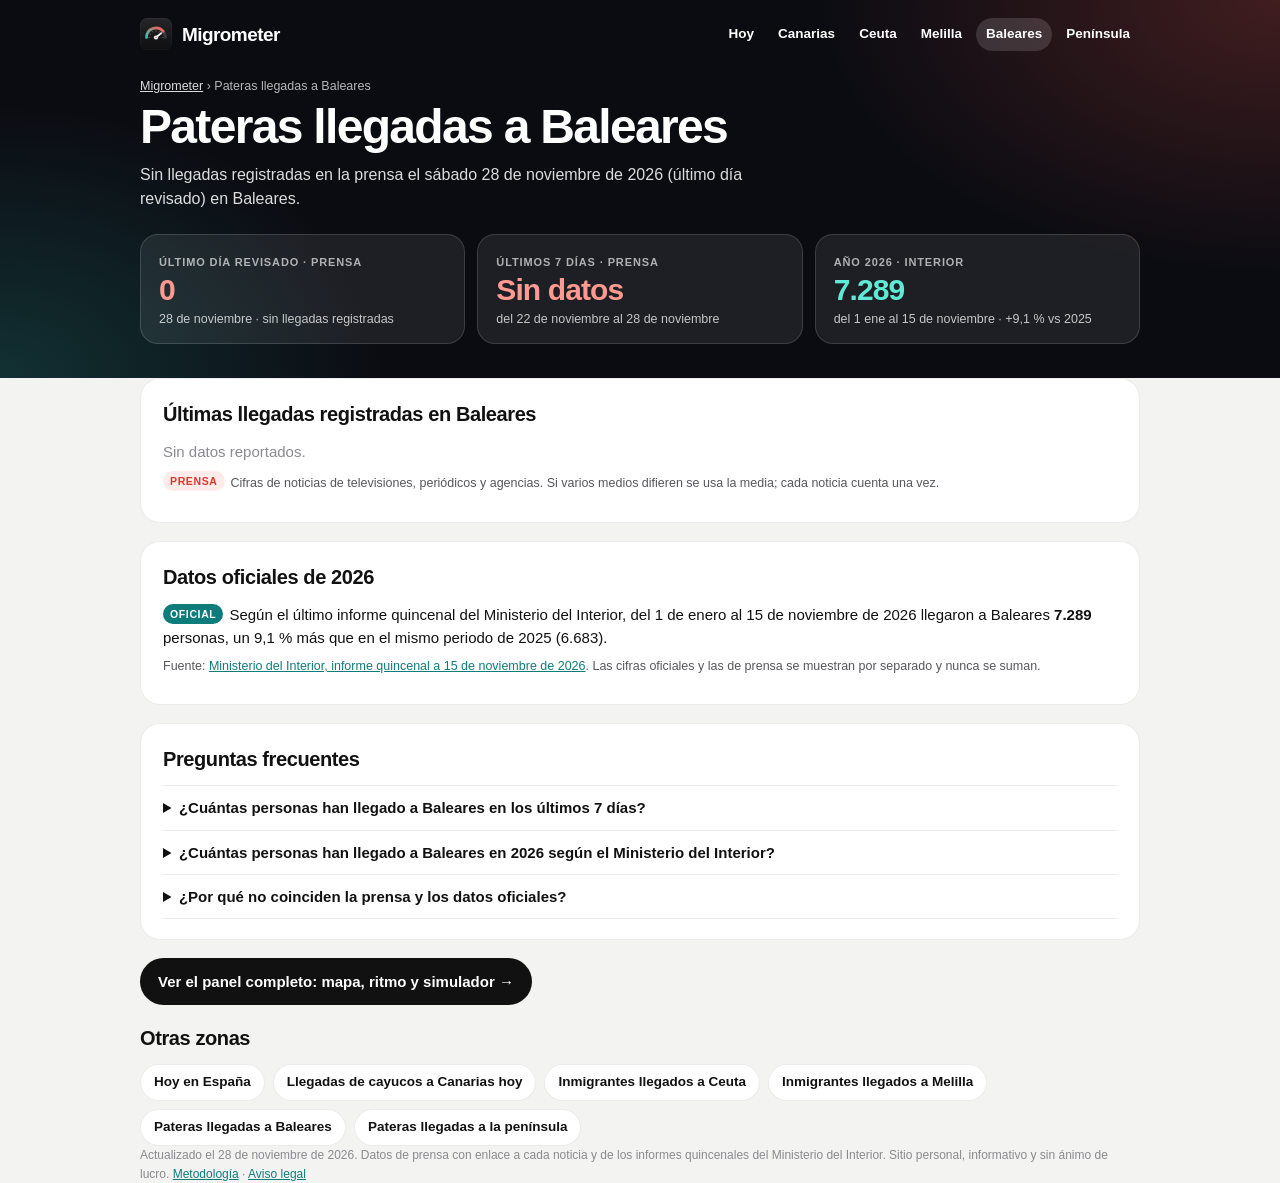
<file: docs/baleares/index.html>
<!doctype html>
<html lang="es"><head><meta charset="utf-8"><meta name="viewport" content="width=device-width,initial-scale=1">
<title>Pateras llegadas a Baleares hoy: cifras día a día · Migrometer</title>
<meta name="description" content="Pateras y personas llegadas a Baleares (Formentera, Cabrera, Mallorca, Ibiza, Menorca): última llegada, últimos 7 días y datos oficiales del año, con fuentes.">
<link rel="canonical" href="https://migrometer.es/baleares/">
<meta name="robots" content="index,follow,max-image-preview:large,max-snippet:-1">
<meta property="og:type" content="article"><meta property="og:site_name" content="Migrometer"><meta property="og:locale" content="es_ES">
<meta property="og:url" content="https://migrometer.es/baleares/"><meta property="og:title" content="Pateras llegadas a Baleares hoy: cifras día a día · Migrometer"><meta property="og:description" content="Pateras y personas llegadas a Baleares (Formentera, Cabrera, Mallorca, Ibiza, Menorca): última llegada, últimos 7 días y datos oficiales del año, con fuentes.">
<meta property="og:image" content="https://migrometer.es/og.png"><meta name="twitter:card" content="summary_large_image">
<meta property="article:modified_time" content="2026-11-28T08:40:00+01:00">
<meta name="theme-color" content="#0B0C12"><link rel="icon" href="../favicon.svg" type="image/svg+xml"><link rel="apple-touch-icon" href="../apple-touch-icon.png">
<script type="application/ld+json">[{"@context": "https://schema.org", "@type": "WebPage", "name": "Pateras llegadas a Baleares hoy: cifras día a día · Migrometer", "url": "https://migrometer.es/baleares/", "inLanguage": "es-ES", "dateModified": "2026-11-28T08:40:00+01:00", "description": "Pateras y personas llegadas a Baleares (Formentera, Cabrera, Mallorca, Ibiza, Menorca): última llegada, últimos 7 días y datos oficiales del año, con fuentes.", "isPartOf": {"@type": "WebSite", "name": "Migrometer", "url": "https://migrometer.es/"}}, {"@context": "https://schema.org", "@type": "BreadcrumbList", "itemListElement": [{"@type": "ListItem", "position": 1, "name": "Migrometer", "item": "https://migrometer.es/"}, {"@type": "ListItem", "position": 2, "name": "Pateras llegadas a Baleares", "item": "https://migrometer.es/baleares/"}]}, {"@context": "https://schema.org", "@type": "FAQPage", "mainEntity": [{"@type": "Question", "name": "¿Cuántas personas han llegado a Baleares en los últimos 7 días?", "acceptedAnswer": {"@type": "Answer", "text": "No hay llegadas registradas en la prensa del 22 de noviembre al 28 de noviembre de 2026. Cuando varios medios dan cifras distintas para una misma llegada se usa la media."}}, {"@type": "Question", "name": "¿Cuántas personas han llegado a Baleares en 2026 según el Ministerio del Interior?", "acceptedAnswer": {"@type": "Answer", "text": "7.289 personas del 1 de enero al 15 de noviembre de 2026, un 9,1 % más que en el mismo periodo de 2025 (6.683). Interior publica el acumulado cada quincena; es una cifra provisional."}}, {"@type": "Question", "name": "¿Por qué no coinciden la prensa y los datos oficiales?", "acceptedAnswer": {"@type": "Answer", "text": "Interior publica acumulados cada quincena y la prensa informa día a día de las llegadas que conoce. Migrometer muestra las dos fuentes por separado y nunca las suma."}}]}]</script>
<style>:root{--bg:#F3F3F1;--surface:#fff;--fg:#111;--fg2:#56565C;--fg3:#8A8A90;--line:rgba(17,17,17,.08);--coral:#FF5A4E;--teal:#0E7C7B;--teal2:#2EC4B6}
*{box-sizing:border-box}body{margin:0;background:var(--bg);color:var(--fg);font:15px/1.55 Inter,-apple-system,BlinkMacSystemFont,"Segoe UI",Roboto,Helvetica,Arial,sans-serif;-webkit-font-smoothing:antialiased}
a{color:var(--teal)}.wrap{max-width:1040px;margin:0 auto;padding:0 20px}
.top{background:radial-gradient(60% 120% at 100% 0%,rgba(255,90,78,.22),transparent 60%),radial-gradient(50% 120% at 0% 100%,rgba(46,196,182,.2),transparent 60%),#0B0C12;color:#fff;padding:18px 0 34px}
.nav{display:flex;align-items:center;gap:10px;flex-wrap:wrap}.brand{display:inline-flex;align-items:center;gap:10px;color:#fff;text-decoration:none;font-weight:800;font-size:19px;letter-spacing:-.03em}
.brand svg{width:32px;height:32px}.nav .links{margin-left:auto;display:flex;gap:4px;flex-wrap:wrap}.nav .links a{color:#fff;text-decoration:none;font-size:13.5px;font-weight:600;padding:6px 10px;border-radius:999px}.nav .links a:hover,.nav .links a.on{background:rgba(255,255,255,.14)}
.crumbs{font-size:12.5px;color:rgba(255,255,255,.7);margin:26px 0 6px}.crumbs a{color:rgba(255,255,255,.85)}
h1{font-size:clamp(30px,5vw,48px);line-height:1.05;letter-spacing:-.035em;margin:0 0 10px}.lead{margin:0;color:rgba(255,255,255,.86);font-size:16px;max-width:70ch}
.big{display:flex;flex-wrap:wrap;gap:12px;margin-top:22px}.stat{background:rgba(255,255,255,.08);border:1px solid rgba(255,255,255,.14);border-radius:18px;padding:14px 18px;min-width:180px;flex:1}
.stat b{display:block;font-size:30px;letter-spacing:-.03em;line-height:1.1}.stat small{color:rgba(255,255,255,.75);font-size:12.5px}.stat .k{font-size:11px;font-weight:700;letter-spacing:.08em;text-transform:uppercase;color:rgba(255,255,255,.65)}
.stat.off b{color:#5EEAD4}.stat.press b{color:#FF9A90}
main{padding:26px 0 40px;display:grid;gap:18px}main>*{min-width:0}td.d{white-space:nowrap}
@media (max-width:640px){th:nth-child(4),td:nth-child(4){display:none}td,th{padding:8px 6px}.top{padding-bottom:26px}.nav .links{margin-left:0;width:100%}}.card{background:var(--surface);border:1px solid var(--line);border-radius:20px;padding:20px 22px}
h2{font-size:20px;letter-spacing:-.02em;margin:0 0 10px}p{margin:0 0 8px}.muted{color:var(--fg3)}.small{font-size:12.5px;color:var(--fg2)}
table{width:100%;border-collapse:collapse;font-size:14px}th{font-size:11px;text-transform:uppercase;letter-spacing:.06em;color:var(--fg3);text-align:left;padding:8px;border-bottom:1px solid var(--line)}
td{padding:9px 8px;border-bottom:1px solid var(--line);vertical-align:top}td.n{text-align:right;font-weight:700;white-space:nowrap}tr:last-child td{border-bottom:0}.tw{overflow-x:auto}
.tag{display:inline-block;font-size:10.5px;font-weight:700;letter-spacing:.06em;text-transform:uppercase;padding:2px 7px;border-radius:999px;margin-right:6px;vertical-align:2px}
.tag.p{background:rgba(255,90,78,.12);color:#D8392E}.tag.o{background:var(--teal);color:#fff}.tag.a{background:rgba(255,159,10,.15);color:#B26A00}
details{border-top:1px solid var(--line);padding:10px 0}details:last-child{border-bottom:1px solid var(--line)}summary{cursor:pointer;font-weight:600}details p{margin-top:8px;color:var(--fg2)}
.cta{display:inline-flex;align-items:center;gap:8px;background:#111;color:#fff;text-decoration:none;font-weight:700;padding:12px 18px;border-radius:999px}.cta:hover{background:#000}
.zones{display:flex;flex-wrap:wrap;gap:8px}.zones a{background:var(--surface);border:1px solid var(--line);border-radius:999px;padding:7px 13px;text-decoration:none;color:var(--fg);font-weight:600;font-size:13.5px}
footer{padding:0 0 40px;color:var(--fg3);font-size:12px}
@media (prefers-color-scheme:dark){:root{--bg:#0B0B0D;--surface:#17171A;--fg:#F4F4F5;--fg2:#A6A6AD;--fg3:#7D7D85;--line:rgba(255,255,255,.08)}a{color:#2EC4B6}.cta{background:#fff;color:#111}}
</style></head><body>
<header class="top"><div class="wrap">
<div class="nav"><a class="brand" href="https://migrometer.es/" aria-label="Migrometer, ir al panel"><svg aria-hidden="true" xmlns="http://www.w3.org/2000/svg" viewBox="0 0 64 64" xmlns:c2pa="http://c2pa.org/manifest"><defs><linearGradient id="gA" x1="0" y1="0" x2="0" y2="1"><stop offset="0" stop-color="#26262A"/><stop offset="1" stop-color="#0E0E10"/></linearGradient><linearGradient id="aA" x1="0" y1="1" x2="1" y2="0"><stop offset="0" stop-color="#2EC4B6"/><stop offset="1" stop-color="#FF5A4E"/></linearGradient></defs><rect x="0" y="0" width="64" height="64" rx="15" fill="url(#gA)"/><rect x=".6" y=".6" width="62.8" height="62.8" rx="14.4" fill="none" stroke="#fff" stroke-opacity=".08" stroke-width="1.2"/><path d="M13 39A19 19 0 0 1 51 39" fill="none" stroke="#fff" stroke-opacity=".14" stroke-width="5.2" stroke-linecap="round"/><path d="M13 39A19 19 0 0 1 46.55 26.79" fill="none" stroke="url(#aA)" stroke-width="5.2" stroke-linecap="round"/><g stroke="#fff" stroke-opacity=".35" stroke-width="1.3" stroke-linecap="round"><line x1="19.50" y1="39.00" x2="17.20" y2="39.00"/><line x1="21.17" y1="32.75" x2="19.18" y2="31.60"/><line x1="25.75" y1="28.17" x2="24.60" y2="26.18"/><line x1="32.00" y1="26.50" x2="32.00" y2="24.20"/><line x1="38.25" y1="28.17" x2="39.40" y2="26.18"/><line x1="42.83" y1="32.75" x2="44.82" y2="31.60"/><line x1="44.50" y1="39.00" x2="46.80" y2="39.00"/></g><line x1="32" y1="39" x2="42.34" y2="30.32" stroke="#fff" stroke-width="3.4" stroke-linecap="round"/><circle cx="32" cy="39" r="4.2" fill="#fff"/><circle cx="32" cy="39" r="1.6" fill="#FF5A4E"/><metadata><c2pa:manifest>[base64]/[base64]/[base64]/3cyjxFA3Qo5S46fX0/ihY0VZ7mfb9KF703t5OjWDBWMA4GA1UdDwEB/wQEAwIHgDAVBgNVHSUEDjAMBgorBgEEAYPoXgIBMAwGA1UdEwEB/wQCMAAwHwYDVR0jBBgwFoAUzlHiBIFOZFsj+OPEz5o+nMHXXMIwCgYIKoZIzj0EAwMDZwAwZAIwMXMdFJ4BetLLVY7ORuE9noqbbAZOZn/aArXyTwFAZfKrPzxF2vPoJNf1+UCdg1XGAjBwX1zd9WGqYkqmL5SFqw1QySjr1zJfpJM9+1rdDwSPLMOPOjKuiXjoU/[base64]/qIrJ/6Xw+hB9xf9VhQYqLBU35r/3gKdQshNB6zU=</c2pa:manifest></metadata></svg>
<span>Migrometer</span></a>
<nav class="links" aria-label="Zonas"><a href="https://migrometer.es/hoy/">Hoy</a><a href="https://migrometer.es/canarias/">Canarias</a><a href="https://migrometer.es/ceuta/">Ceuta</a><a href="https://migrometer.es/melilla/">Melilla</a><a href="https://migrometer.es/baleares/" class="on">Baleares</a><a href="https://migrometer.es/peninsula/">Península</a></nav></div>
<div class="crumbs"><a href="https://migrometer.es/">Migrometer</a> › Pateras llegadas a Baleares</div>
<h1>Pateras llegadas a Baleares</h1>
<p class="lead">Sin llegadas registradas en la prensa el sábado 28 de noviembre de 2026 (último día revisado) en Baleares.</p>
<div class="big"><div class="stat press"><span class="k">Último día revisado · prensa</span><b>0</b><small>28 de noviembre · sin llegadas registradas</small></div><div class="stat press"><span class="k">Últimos 7 días · prensa</span><b>Sin datos</b><small>del 22 de noviembre al 28 de noviembre</small></div><div class="stat off"><span class="k">Año 2026 · Interior</span><b>7.289</b><small>del 1 ene al 15 de noviembre · +9,1 % vs 2025</small></div></div>
</div></header>
<main class="wrap">
<section class="card"><h2>Últimas llegadas registradas en Baleares</h2>
<p class="muted">Sin datos reportados.</p>
<p class="small"><span class="tag p">Prensa</span>Cifras de noticias de televisiones, periódicos y agencias. Si varios medios difieren se usa la media; cada noticia cuenta una vez.</p></section>

<section class="card"><h2>Datos oficiales de 2026</h2>
<p><span class="tag o">Oficial</span>Según el último informe quincenal del Ministerio del Interior, del 1 de enero al 15 de noviembre de 2026 llegaron a Baleares <b>7.289</b> personas, un 9,1 % más que en el mismo periodo de 2025 (6.683).</p><p class="small">Fuente: <a href="https://www.interior.gob.es/opencms/export/sites/default/.galleries/galeria-de-prensa/documentos-y-multimedia/balances-e-informes/2026/21_informe_quincenal_acumulado_01-01_al_15-11-2026.pdf" rel="nofollow noopener" target="_blank">Ministerio del Interior, informe quincenal a 15 de noviembre de 2026</a>. Las cifras oficiales y las de prensa se muestran por separado y nunca se suman.</p>
</section>
<section class="card"><h2>Preguntas frecuentes</h2><details><summary>¿Cuántas personas han llegado a Baleares en los últimos 7 días?</summary><p>No hay llegadas registradas en la prensa del 22 de noviembre al 28 de noviembre de 2026. Cuando varios medios dan cifras distintas para una misma llegada se usa la media.</p></details><details><summary>¿Cuántas personas han llegado a Baleares en 2026 según el Ministerio del Interior?</summary><p>7.289 personas del 1 de enero al 15 de noviembre de 2026, un 9,1 % más que en el mismo periodo de 2025 (6.683). Interior publica el acumulado cada quincena; es una cifra provisional.</p></details><details><summary>¿Por qué no coinciden la prensa y los datos oficiales?</summary><p>Interior publica acumulados cada quincena y la prensa informa día a día de las llegadas que conoce. Migrometer muestra las dos fuentes por separado y nunca las suma.</p></details></section>
<section><a class="cta" href="https://migrometer.es/?zona=peninsula">Ver el panel completo: mapa, ritmo y simulador →</a></section>
<section><h2>Otras zonas</h2><div class="zones"><a href="https://migrometer.es/hoy/">Hoy en España</a><a href="https://migrometer.es/canarias/">Llegadas de cayucos a Canarias hoy</a><a href="https://migrometer.es/ceuta/">Inmigrantes llegados a Ceuta</a><a href="https://migrometer.es/melilla/">Inmigrantes llegados a Melilla</a><a href="https://migrometer.es/baleares/" aria-current="page">Pateras llegadas a Baleares</a><a href="https://migrometer.es/peninsula/">Pateras llegadas a la península</a></div></section>
</main>
<footer class="wrap">Actualizado el 28 de noviembre de 2026. Datos de prensa con enlace a cada noticia y de los informes quincenales del Ministerio del Interior. Sitio personal, informativo y sin ánimo de lucro. <a href="https://migrometer.es/#metodologia">Metodología</a> · <a href="https://migrometer.es/#aviso-legal">Aviso legal</a></footer>
</body></html>
</file>
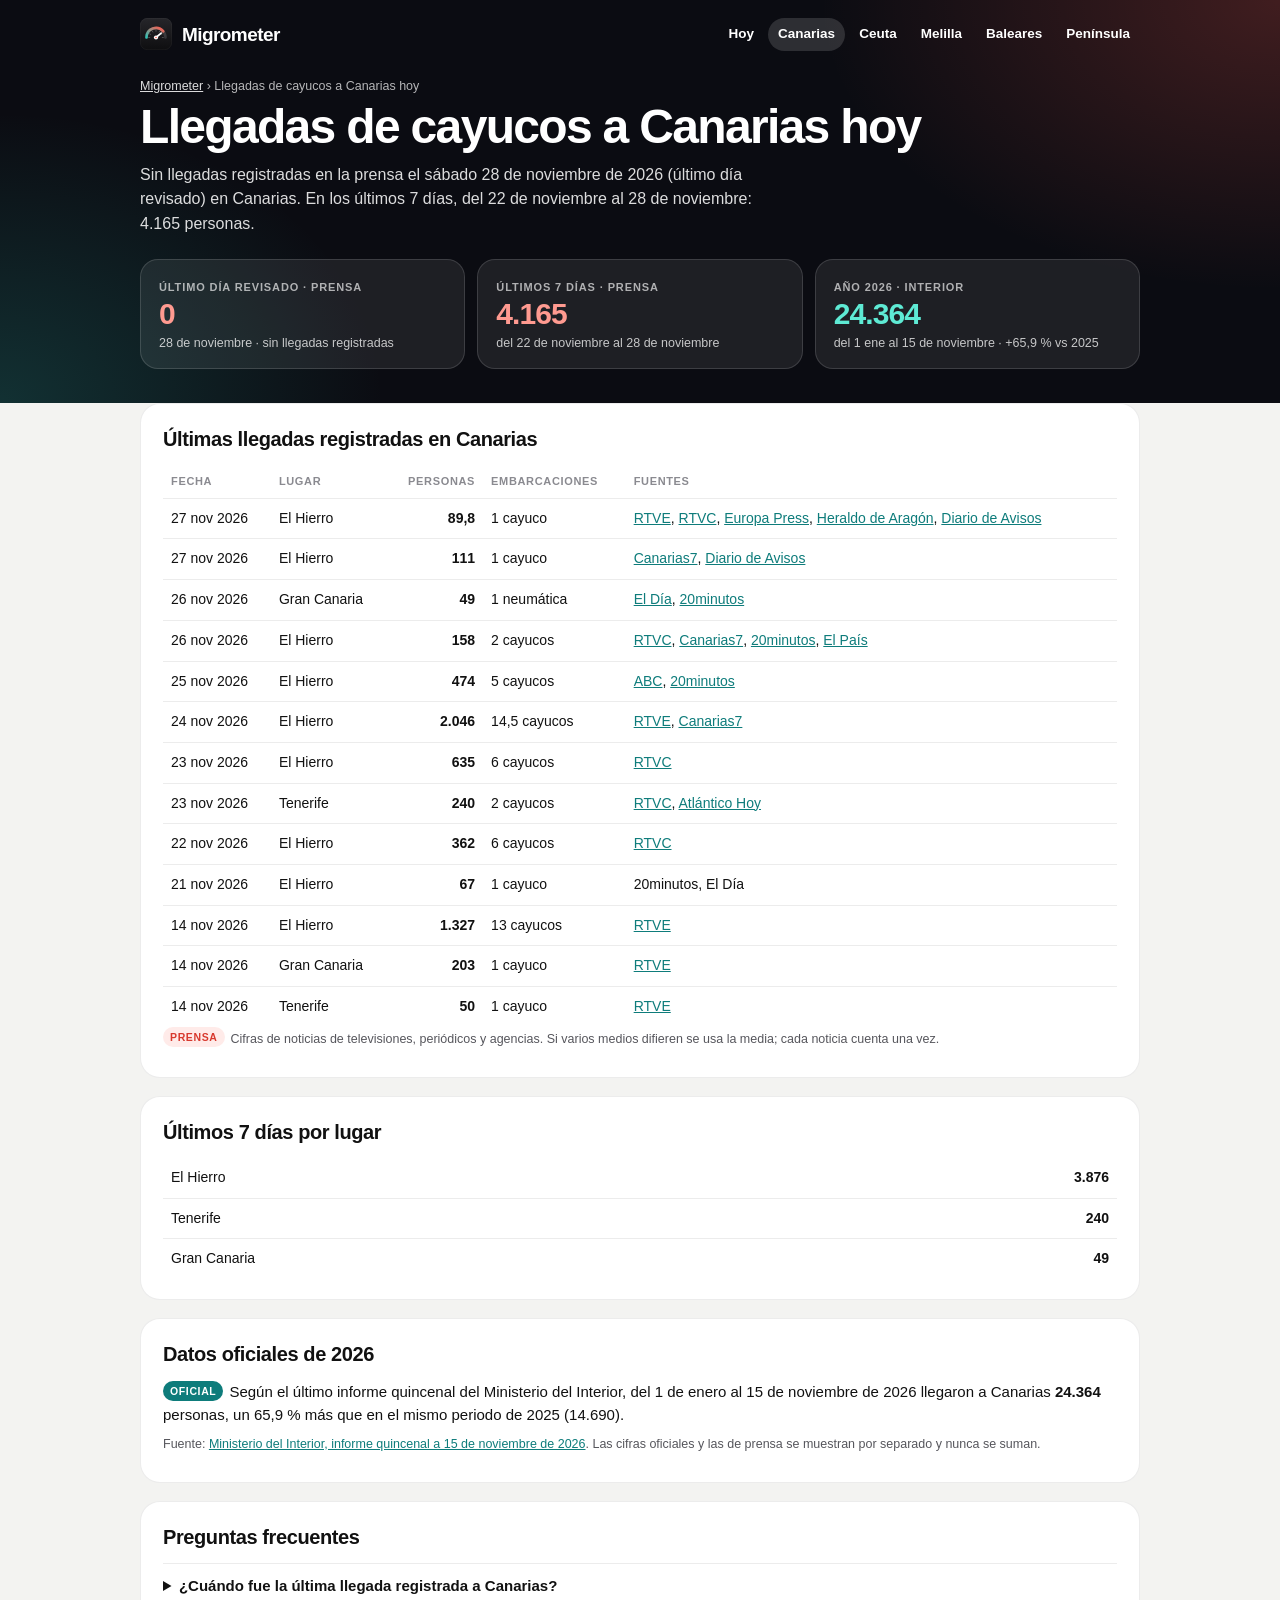
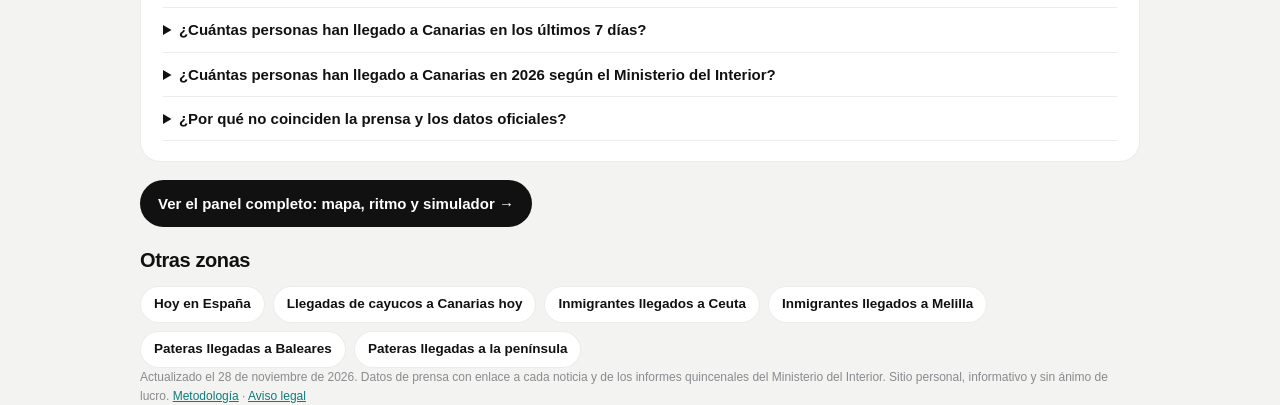
<file: docs/canarias/index.html>
<!doctype html>
<html lang="es"><head><meta charset="utf-8"><meta name="viewport" content="width=device-width,initial-scale=1">
<title>Llegadas de cayucos a Canarias hoy: cifras día a día · Migrometer</title>
<meta name="description" content="Cayucos y personas llegadas a Canarias, isla por isla (El Hierro, Tenerife, Gran Canaria, Lanzarote…): última llegada, últimos 7 días y datos oficiales del año, con fuentes.">
<link rel="canonical" href="https://migrometer.es/canarias/">
<meta name="robots" content="index,follow,max-image-preview:large,max-snippet:-1">
<meta property="og:type" content="article"><meta property="og:site_name" content="Migrometer"><meta property="og:locale" content="es_ES">
<meta property="og:url" content="https://migrometer.es/canarias/"><meta property="og:title" content="Llegadas de cayucos a Canarias hoy: cifras día a día · Migrometer"><meta property="og:description" content="Cayucos y personas llegadas a Canarias, isla por isla (El Hierro, Tenerife, Gran Canaria, Lanzarote…): última llegada, últimos 7 días y datos oficiales del año, con fuentes.">
<meta property="og:image" content="https://migrometer.es/og.png"><meta name="twitter:card" content="summary_large_image">
<meta property="article:modified_time" content="2026-11-28T08:40:00+01:00">
<meta name="theme-color" content="#0B0C12"><link rel="icon" href="../favicon.svg" type="image/svg+xml"><link rel="apple-touch-icon" href="../apple-touch-icon.png">
<script type="application/ld+json">[{"@context": "https://schema.org", "@type": "WebPage", "name": "Llegadas de cayucos a Canarias hoy: cifras día a día · Migrometer", "url": "https://migrometer.es/canarias/", "inLanguage": "es-ES", "dateModified": "2026-11-28T08:40:00+01:00", "description": "Cayucos y personas llegadas a Canarias, isla por isla (El Hierro, Tenerife, Gran Canaria, Lanzarote…): última llegada, últimos 7 días y datos oficiales del año, con fuentes.", "isPartOf": {"@type": "WebSite", "name": "Migrometer", "url": "https://migrometer.es/"}}, {"@context": "https://schema.org", "@type": "BreadcrumbList", "itemListElement": [{"@type": "ListItem", "position": 1, "name": "Migrometer", "item": "https://migrometer.es/"}, {"@type": "ListItem", "position": 2, "name": "Llegadas de cayucos a Canarias hoy", "item": "https://migrometer.es/canarias/"}]}, {"@context": "https://schema.org", "@type": "FAQPage", "mainEntity": [{"@type": "Question", "name": "¿Cuándo fue la última llegada registrada a Canarias?", "acceptedAnswer": {"@type": "Answer", "text": "El 27 de noviembre de 2026, en El Hierro: 89,8 personas según la prensa (Diario de Avisos, Europa Press, Heraldo de Aragón, RTVC, RTVE)."}}, {"@type": "Question", "name": "¿Cuántas personas han llegado a Canarias en los últimos 7 días?", "acceptedAnswer": {"@type": "Answer", "text": "Según las noticias registradas, 4.165 personas del 22 de noviembre al 28 de noviembre de 2026. Cuando varios medios dan cifras distintas para una misma llegada se usa la media."}}, {"@type": "Question", "name": "¿Cuántas personas han llegado a Canarias en 2026 según el Ministerio del Interior?", "acceptedAnswer": {"@type": "Answer", "text": "24.364 personas del 1 de enero al 15 de noviembre de 2026, un 65,9 % más que en el mismo periodo de 2025 (14.690). Interior publica el acumulado cada quincena; es una cifra provisional."}}, {"@type": "Question", "name": "¿Por qué no coinciden la prensa y los datos oficiales?", "acceptedAnswer": {"@type": "Answer", "text": "Interior publica acumulados cada quincena y la prensa informa día a día de las llegadas que conoce. Migrometer muestra las dos fuentes por separado y nunca las suma."}}]}]</script>
<style>:root{--bg:#F3F3F1;--surface:#fff;--fg:#111;--fg2:#56565C;--fg3:#8A8A90;--line:rgba(17,17,17,.08);--coral:#FF5A4E;--teal:#0E7C7B;--teal2:#2EC4B6}
*{box-sizing:border-box}body{margin:0;background:var(--bg);color:var(--fg);font:15px/1.55 Inter,-apple-system,BlinkMacSystemFont,"Segoe UI",Roboto,Helvetica,Arial,sans-serif;-webkit-font-smoothing:antialiased}
a{color:var(--teal)}.wrap{max-width:1040px;margin:0 auto;padding:0 20px}
.top{background:radial-gradient(60% 120% at 100% 0%,rgba(255,90,78,.22),transparent 60%),radial-gradient(50% 120% at 0% 100%,rgba(46,196,182,.2),transparent 60%),#0B0C12;color:#fff;padding:18px 0 34px}
.nav{display:flex;align-items:center;gap:10px;flex-wrap:wrap}.brand{display:inline-flex;align-items:center;gap:10px;color:#fff;text-decoration:none;font-weight:800;font-size:19px;letter-spacing:-.03em}
.brand svg{width:32px;height:32px}.nav .links{margin-left:auto;display:flex;gap:4px;flex-wrap:wrap}.nav .links a{color:#fff;text-decoration:none;font-size:13.5px;font-weight:600;padding:6px 10px;border-radius:999px}.nav .links a:hover,.nav .links a.on{background:rgba(255,255,255,.14)}
.crumbs{font-size:12.5px;color:rgba(255,255,255,.7);margin:26px 0 6px}.crumbs a{color:rgba(255,255,255,.85)}
h1{font-size:clamp(30px,5vw,48px);line-height:1.05;letter-spacing:-.035em;margin:0 0 10px}.lead{margin:0;color:rgba(255,255,255,.86);font-size:16px;max-width:70ch}
.big{display:flex;flex-wrap:wrap;gap:12px;margin-top:22px}.stat{background:rgba(255,255,255,.08);border:1px solid rgba(255,255,255,.14);border-radius:18px;padding:14px 18px;min-width:180px;flex:1}
.stat b{display:block;font-size:30px;letter-spacing:-.03em;line-height:1.1}.stat small{color:rgba(255,255,255,.75);font-size:12.5px}.stat .k{font-size:11px;font-weight:700;letter-spacing:.08em;text-transform:uppercase;color:rgba(255,255,255,.65)}
.stat.off b{color:#5EEAD4}.stat.press b{color:#FF9A90}
main{padding:26px 0 40px;display:grid;gap:18px}main>*{min-width:0}td.d{white-space:nowrap}
@media (max-width:640px){th:nth-child(4),td:nth-child(4){display:none}td,th{padding:8px 6px}.top{padding-bottom:26px}.nav .links{margin-left:0;width:100%}}.card{background:var(--surface);border:1px solid var(--line);border-radius:20px;padding:20px 22px}
h2{font-size:20px;letter-spacing:-.02em;margin:0 0 10px}p{margin:0 0 8px}.muted{color:var(--fg3)}.small{font-size:12.5px;color:var(--fg2)}
table{width:100%;border-collapse:collapse;font-size:14px}th{font-size:11px;text-transform:uppercase;letter-spacing:.06em;color:var(--fg3);text-align:left;padding:8px;border-bottom:1px solid var(--line)}
td{padding:9px 8px;border-bottom:1px solid var(--line);vertical-align:top}td.n{text-align:right;font-weight:700;white-space:nowrap}tr:last-child td{border-bottom:0}.tw{overflow-x:auto}
.tag{display:inline-block;font-size:10.5px;font-weight:700;letter-spacing:.06em;text-transform:uppercase;padding:2px 7px;border-radius:999px;margin-right:6px;vertical-align:2px}
.tag.p{background:rgba(255,90,78,.12);color:#D8392E}.tag.o{background:var(--teal);color:#fff}.tag.a{background:rgba(255,159,10,.15);color:#B26A00}
details{border-top:1px solid var(--line);padding:10px 0}details:last-child{border-bottom:1px solid var(--line)}summary{cursor:pointer;font-weight:600}details p{margin-top:8px;color:var(--fg2)}
.cta{display:inline-flex;align-items:center;gap:8px;background:#111;color:#fff;text-decoration:none;font-weight:700;padding:12px 18px;border-radius:999px}.cta:hover{background:#000}
.zones{display:flex;flex-wrap:wrap;gap:8px}.zones a{background:var(--surface);border:1px solid var(--line);border-radius:999px;padding:7px 13px;text-decoration:none;color:var(--fg);font-weight:600;font-size:13.5px}
footer{padding:0 0 40px;color:var(--fg3);font-size:12px}
@media (prefers-color-scheme:dark){:root{--bg:#0B0B0D;--surface:#17171A;--fg:#F4F4F5;--fg2:#A6A6AD;--fg3:#7D7D85;--line:rgba(255,255,255,.08)}a{color:#2EC4B6}.cta{background:#fff;color:#111}}
</style></head><body>
<header class="top"><div class="wrap">
<div class="nav"><a class="brand" href="https://migrometer.es/" aria-label="Migrometer, ir al panel"><svg aria-hidden="true" xmlns="http://www.w3.org/2000/svg" viewBox="0 0 64 64" xmlns:c2pa="http://c2pa.org/manifest"><defs><linearGradient id="gA" x1="0" y1="0" x2="0" y2="1"><stop offset="0" stop-color="#26262A"/><stop offset="1" stop-color="#0E0E10"/></linearGradient><linearGradient id="aA" x1="0" y1="1" x2="1" y2="0"><stop offset="0" stop-color="#2EC4B6"/><stop offset="1" stop-color="#FF5A4E"/></linearGradient></defs><rect x="0" y="0" width="64" height="64" rx="15" fill="url(#gA)"/><rect x=".6" y=".6" width="62.8" height="62.8" rx="14.4" fill="none" stroke="#fff" stroke-opacity=".08" stroke-width="1.2"/><path d="M13 39A19 19 0 0 1 51 39" fill="none" stroke="#fff" stroke-opacity=".14" stroke-width="5.2" stroke-linecap="round"/><path d="M13 39A19 19 0 0 1 46.55 26.79" fill="none" stroke="url(#aA)" stroke-width="5.2" stroke-linecap="round"/><g stroke="#fff" stroke-opacity=".35" stroke-width="1.3" stroke-linecap="round"><line x1="19.50" y1="39.00" x2="17.20" y2="39.00"/><line x1="21.17" y1="32.75" x2="19.18" y2="31.60"/><line x1="25.75" y1="28.17" x2="24.60" y2="26.18"/><line x1="32.00" y1="26.50" x2="32.00" y2="24.20"/><line x1="38.25" y1="28.17" x2="39.40" y2="26.18"/><line x1="42.83" y1="32.75" x2="44.82" y2="31.60"/><line x1="44.50" y1="39.00" x2="46.80" y2="39.00"/></g><line x1="32" y1="39" x2="42.34" y2="30.32" stroke="#fff" stroke-width="3.4" stroke-linecap="round"/><circle cx="32" cy="39" r="4.2" fill="#fff"/><circle cx="32" cy="39" r="1.6" fill="#FF5A4E"/><metadata><c2pa:manifest>[base64]/[base64]/[base64]/3cyjxFA3Qo5S46fX0/ihY0VZ7mfb9KF703t5OjWDBWMA4GA1UdDwEB/wQEAwIHgDAVBgNVHSUEDjAMBgorBgEEAYPoXgIBMAwGA1UdEwEB/wQCMAAwHwYDVR0jBBgwFoAUzlHiBIFOZFsj+OPEz5o+nMHXXMIwCgYIKoZIzj0EAwMDZwAwZAIwMXMdFJ4BetLLVY7ORuE9noqbbAZOZn/aArXyTwFAZfKrPzxF2vPoJNf1+UCdg1XGAjBwX1zd9WGqYkqmL5SFqw1QySjr1zJfpJM9+1rdDwSPLMOPOjKuiXjoU/[base64]/qIrJ/6Xw+hB9xf9VhQYqLBU35r/3gKdQshNB6zU=</c2pa:manifest></metadata></svg>
<span>Migrometer</span></a>
<nav class="links" aria-label="Zonas"><a href="https://migrometer.es/hoy/">Hoy</a><a href="https://migrometer.es/canarias/" class="on">Canarias</a><a href="https://migrometer.es/ceuta/">Ceuta</a><a href="https://migrometer.es/melilla/">Melilla</a><a href="https://migrometer.es/baleares/">Baleares</a><a href="https://migrometer.es/peninsula/">Península</a></nav></div>
<div class="crumbs"><a href="https://migrometer.es/">Migrometer</a> › Llegadas de cayucos a Canarias hoy</div>
<h1>Llegadas de cayucos a Canarias hoy</h1>
<p class="lead">Sin llegadas registradas en la prensa el sábado 28 de noviembre de 2026 (último día revisado) en Canarias. En los últimos 7 días, del 22 de noviembre al 28 de noviembre: 4.165 personas.</p>
<div class="big"><div class="stat press"><span class="k">Último día revisado · prensa</span><b>0</b><small>28 de noviembre · sin llegadas registradas</small></div><div class="stat press"><span class="k">Últimos 7 días · prensa</span><b>4.165</b><small>del 22 de noviembre al 28 de noviembre</small></div><div class="stat off"><span class="k">Año 2026 · Interior</span><b>24.364</b><small>del 1 ene al 15 de noviembre · +65,9 % vs 2025</small></div></div>
</div></header>
<main class="wrap">
<section class="card"><h2>Últimas llegadas registradas en Canarias</h2>
<div class="tw"><table><thead><tr><th>Fecha</th><th>Lugar</th><th style="text-align:right">Personas</th><th>Embarcaciones</th><th>Fuentes</th></tr></thead><tbody><tr><td class="d">27 nov 2026</td><td>El Hierro</td><td class="n">89,8</td><td>1 cayuco</td><td><a href="https://www.rtve.es/noticias/20261127/helicoptero-rescata-a-cinco-personas-estado-critico-viajaban-patera-sur-isla-hierro/17333558.shtml" rel="nofollow noopener" target="_blank">RTVE</a>, <a href="https://rtvc.es/llegada-migrantes-canarias-27-noviembre-2026/" rel="nofollow noopener" target="_blank">RTVC</a>, <a href="https://www.europapress.es/islas-canarias/noticia-llega-restinga-hierro-cayuco-rescatado-viernes-14-fallecidos-bordo-20261127230614.html" rel="nofollow noopener" target="_blank">Europa Press</a>, <a href="https://www.heraldo.es/noticias/internacional/2026/11/27/hombre-no-quiso-separarse-companeros-cayuco-hierro-fallecidos-2072722.html" rel="nofollow noopener" target="_blank">Heraldo de Aragón</a>, <a href="https://diariodeavisos.elespanol.com/2026/11/el-hierro-tragedia-cayuco-14-migrantes-fallecidos/" rel="nofollow noopener" target="_blank">Diario de Avisos</a></td></tr><tr><td class="d">27 nov 2026</td><td>El Hierro</td><td class="n">111</td><td>1 cayuco</td><td><a href="https://www.canarias7.es/politica/cayuco-111-personas-llega-hierro-tras-semana-20261127124715-nt.html" rel="nofollow noopener" target="_blank">Canarias7</a>, <a href="https://diariodeavisos.elespanol.com/2026/11/llegada-cayuco-111-migrantes-el-hierro/" rel="nofollow noopener" target="_blank">Diario de Avisos</a></td></tr><tr><td class="d">26 nov 2026</td><td>Gran Canaria</td><td class="n">49</td><td>1 neumática</td><td><a href="https://www.eldia.es/canarias/2026/11/27/rescatados-49-migrantes-neumatica-deriva-136914010.amp.html" rel="nofollow noopener" target="_blank">El Día</a>, <a href="https://www.20minutos.es/canarias/las-palmas/salvamento-rescata-una-embarcacion-neumatica-con-49-migrantes-bordo-sureste-gran-canaria_7066551_0.html" rel="nofollow noopener" target="_blank">20minutos</a></td></tr><tr><td class="d">26 nov 2026</td><td>El Hierro</td><td class="n">158</td><td>2 cayucos</td><td><a href="https://rtvc.es/rescates-cayucos-en-canarias-26-noviembre-2026/" rel="nofollow noopener" target="_blank">RTVC</a>, <a href="https://www.canarias7.es/politica/dos-cayucos-llegan-hierro-jueves-158-personas-20261126111515-nt.html" rel="nofollow noopener" target="_blank">Canarias7</a>, <a href="https://www.20minutos.es/canarias/llegan-hierro-632-migrantes-bordo-siete-cayucos-interceptados-desde-jornada-este-miercoles_7066251_0.html" rel="nofollow noopener" target="_blank">20minutos</a>, <a href="https://elpais.com/espana/2026-11-26/otro-cayuco-con-109-personas-eleva-a-mas-de-2600-las-llegadas-de-migrantes-a-el-hierro-en-tres-dias.html" rel="nofollow noopener" target="_blank">El País</a></td></tr><tr><td class="d">25 nov 2026</td><td>El Hierro</td><td class="n">474</td><td>5 cayucos</td><td><a href="https://www.abc.es/sociedad/inmigrantes-llegan-quinto-cayuco-jornada-hierro-20261126004212-nt_amp.html" rel="nofollow noopener" target="_blank">ABC</a>, <a href="https://www.20minutos.es/canarias/llegan-hierro-255-migrantes-bordo-tres-cayucos-este-miercoles_7065880_0.html" rel="nofollow noopener" target="_blank">20minutos</a></td></tr><tr><td class="d">24 nov 2026</td><td>El Hierro</td><td class="n">2.046</td><td>14,5 cayucos</td><td><a href="https://www.rtve.es/noticias/20261124/hierro-recibe-madrugada-cinco-nuevos-cayucos-con-torno-a-900-personas/17327996.shtml" rel="nofollow noopener" target="_blank">RTVE</a>, <a href="https://www.canarias7.es/politica/hierro-recibe-604-migrantes-tres-nuevos-cayucos-20261124091043-nt.html" rel="nofollow noopener" target="_blank">Canarias7</a></td></tr><tr><td class="d">23 nov 2026</td><td>El Hierro</td><td class="n">635</td><td>6 cayucos</td><td><a href="https://rtvc.es/llegada-cayucos-canarias-23-noviembre-2026/" rel="nofollow noopener" target="_blank">RTVC</a></td></tr><tr><td class="d">23 nov 2026</td><td>Tenerife</td><td class="n">240</td><td>2 cayucos</td><td><a href="https://rtvc.es/llegada-cayucos-canarias-23-noviembre-2026/" rel="nofollow noopener" target="_blank">RTVC</a>, <a href="https://www.atlanticohoy.com/sociedad/confirman-que-los-dos-cayucos-llegados-este-lunes-a-tenerife-transportaban-a-300-personas_1570477_102.html" rel="nofollow noopener" target="_blank">Atlántico Hoy</a></td></tr><tr><td class="d">22 nov 2026</td><td>El Hierro</td><td class="n">362</td><td>6 cayucos</td><td><a href="https://rtvc.es/llegada-cayucos-canarias-23-noviembre-2026/" rel="nofollow noopener" target="_blank">RTVC</a></td></tr><tr><td class="d">21 nov 2026</td><td>El Hierro</td><td class="n">67</td><td>1 cayuco</td><td>20minutos, El Día</td></tr><tr><td class="d">14 nov 2026</td><td>El Hierro</td><td class="n">1.327</td><td>13 cayucos</td><td><a href="https://www.rtve.es/noticias/20261124/hierro-recibe-madrugada-cinco-nuevos-cayucos-con-torno-a-900-personas/17327996.shtml" rel="nofollow noopener" target="_blank">RTVE</a></td></tr><tr><td class="d">14 nov 2026</td><td>Gran Canaria</td><td class="n">203</td><td>1 cayuco</td><td><a href="https://www.rtve.es/noticias/20261124/hierro-recibe-madrugada-cinco-nuevos-cayucos-con-torno-a-900-personas/17327996.shtml" rel="nofollow noopener" target="_blank">RTVE</a></td></tr><tr><td class="d">14 nov 2026</td><td>Tenerife</td><td class="n">50</td><td>1 cayuco</td><td><a href="https://www.rtve.es/noticias/20261124/hierro-recibe-madrugada-cinco-nuevos-cayucos-con-torno-a-900-personas/17327996.shtml" rel="nofollow noopener" target="_blank">RTVE</a></td></tr></tbody></table></div>
<p class="small"><span class="tag p">Prensa</span>Cifras de noticias de televisiones, periódicos y agencias. Si varios medios difieren se usa la media; cada noticia cuenta una vez.</p></section>
<section class="card"><h2>Últimos 7 días por lugar</h2><div class="tw"><table><tbody><tr><td>El Hierro</td><td class="n">3.876</td></tr><tr><td>Tenerife</td><td class="n">240</td></tr><tr><td>Gran Canaria</td><td class="n">49</td></tr></tbody></table></div></section>
<section class="card"><h2>Datos oficiales de 2026</h2>
<p><span class="tag o">Oficial</span>Según el último informe quincenal del Ministerio del Interior, del 1 de enero al 15 de noviembre de 2026 llegaron a Canarias <b>24.364</b> personas, un 65,9 % más que en el mismo periodo de 2025 (14.690).</p><p class="small">Fuente: <a href="https://www.interior.gob.es/opencms/export/sites/default/.galleries/galeria-de-prensa/documentos-y-multimedia/balances-e-informes/2026/21_informe_quincenal_acumulado_01-01_al_15-11-2026.pdf" rel="nofollow noopener" target="_blank">Ministerio del Interior, informe quincenal a 15 de noviembre de 2026</a>. Las cifras oficiales y las de prensa se muestran por separado y nunca se suman.</p>
</section>
<section class="card"><h2>Preguntas frecuentes</h2><details><summary>¿Cuándo fue la última llegada registrada a Canarias?</summary><p>El 27 de noviembre de 2026, en El Hierro: 89,8 personas según la prensa (Diario de Avisos, Europa Press, Heraldo de Aragón, RTVC, RTVE).</p></details><details><summary>¿Cuántas personas han llegado a Canarias en los últimos 7 días?</summary><p>Según las noticias registradas, 4.165 personas del 22 de noviembre al 28 de noviembre de 2026. Cuando varios medios dan cifras distintas para una misma llegada se usa la media.</p></details><details><summary>¿Cuántas personas han llegado a Canarias en 2026 según el Ministerio del Interior?</summary><p>24.364 personas del 1 de enero al 15 de noviembre de 2026, un 65,9 % más que en el mismo periodo de 2025 (14.690). Interior publica el acumulado cada quincena; es una cifra provisional.</p></details><details><summary>¿Por qué no coinciden la prensa y los datos oficiales?</summary><p>Interior publica acumulados cada quincena y la prensa informa día a día de las llegadas que conoce. Migrometer muestra las dos fuentes por separado y nunca las suma.</p></details></section>
<section><a class="cta" href="https://migrometer.es/?zona=canarias">Ver el panel completo: mapa, ritmo y simulador →</a></section>
<section><h2>Otras zonas</h2><div class="zones"><a href="https://migrometer.es/hoy/">Hoy en España</a><a href="https://migrometer.es/canarias/" aria-current="page">Llegadas de cayucos a Canarias hoy</a><a href="https://migrometer.es/ceuta/">Inmigrantes llegados a Ceuta</a><a href="https://migrometer.es/melilla/">Inmigrantes llegados a Melilla</a><a href="https://migrometer.es/baleares/">Pateras llegadas a Baleares</a><a href="https://migrometer.es/peninsula/">Pateras llegadas a la península</a></div></section>
</main>
<footer class="wrap">Actualizado el 28 de noviembre de 2026. Datos de prensa con enlace a cada noticia y de los informes quincenales del Ministerio del Interior. Sitio personal, informativo y sin ánimo de lucro. <a href="https://migrometer.es/#metodologia">Metodología</a> · <a href="https://migrometer.es/#aviso-legal">Aviso legal</a></footer>
</body></html>
</file>
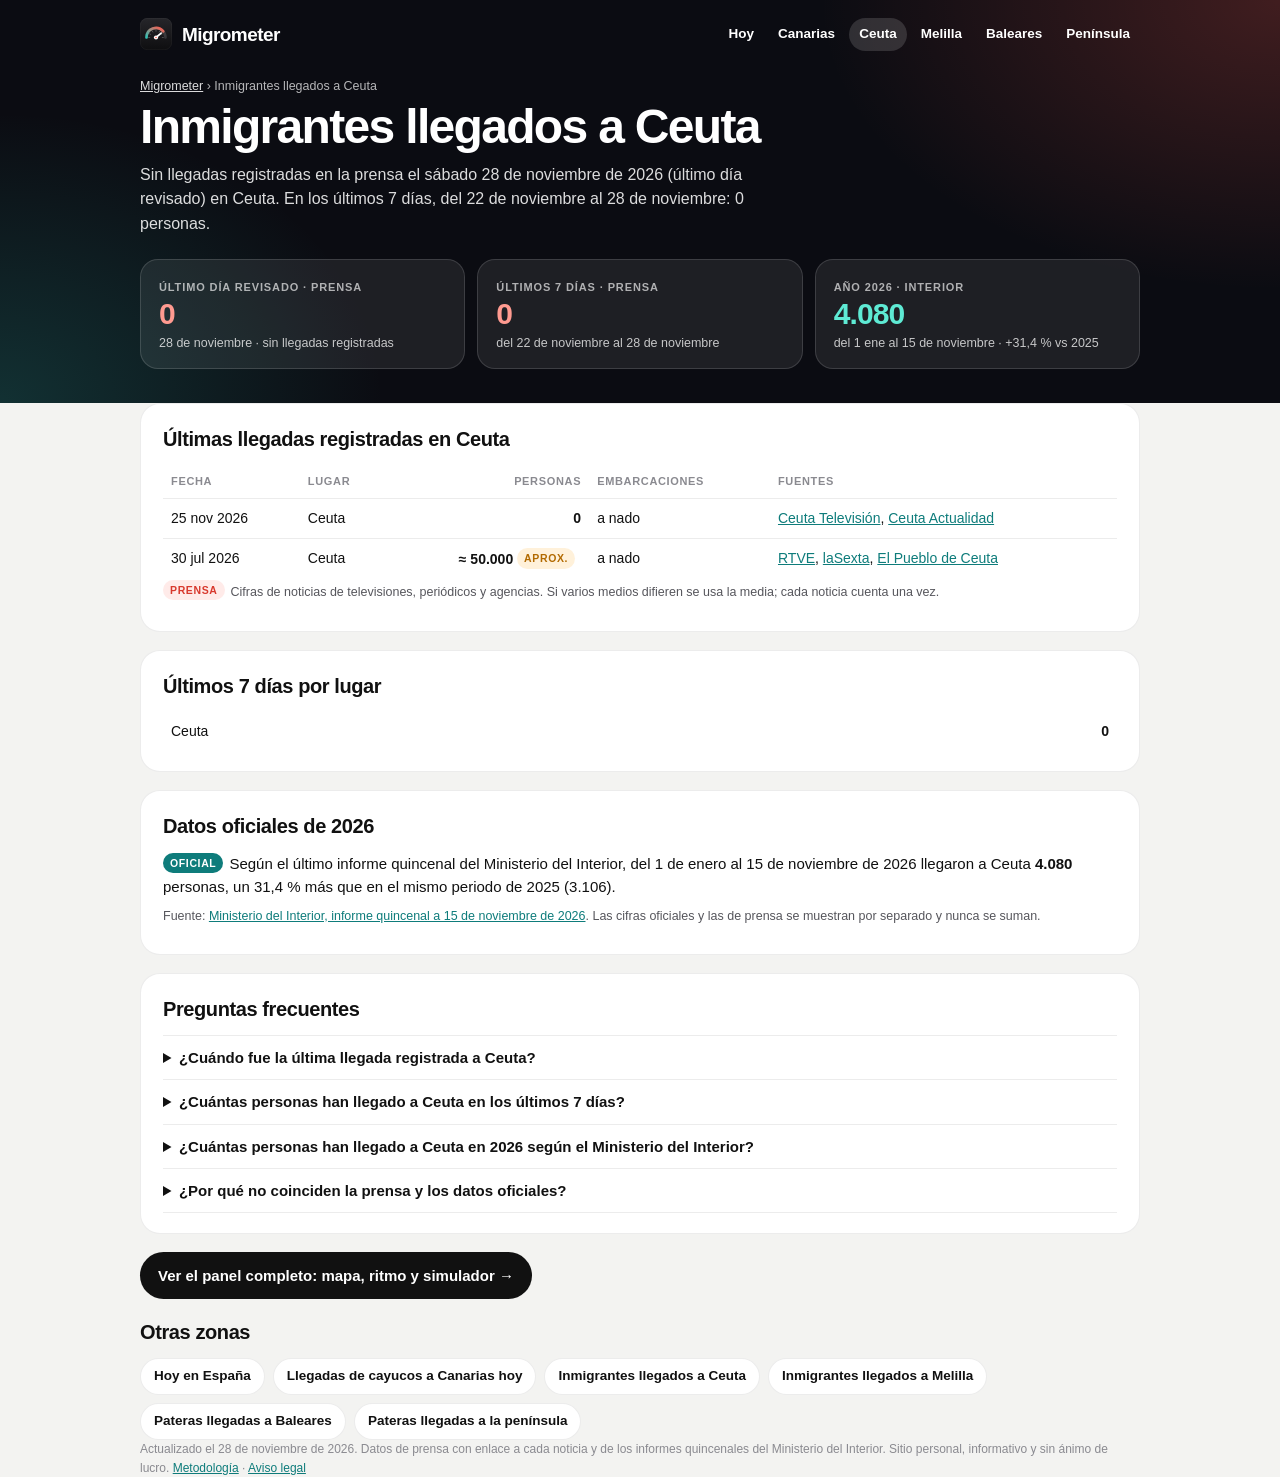
<file: docs/ceuta/index.html>
<!doctype html>
<html lang="es"><head><meta charset="utf-8"><meta name="viewport" content="width=device-width,initial-scale=1">
<title>Inmigrantes llegados a Ceuta hoy: cifras del año · Migrometer</title>
<meta name="description" content="Entradas irregulares en Ceuta por mar, a nado y por el espigón: última entrada registrada, últimos 7 días y acumulado oficial del año, con fuentes.">
<link rel="canonical" href="https://migrometer.es/ceuta/">
<meta name="robots" content="index,follow,max-image-preview:large,max-snippet:-1">
<meta property="og:type" content="article"><meta property="og:site_name" content="Migrometer"><meta property="og:locale" content="es_ES">
<meta property="og:url" content="https://migrometer.es/ceuta/"><meta property="og:title" content="Inmigrantes llegados a Ceuta hoy: cifras del año · Migrometer"><meta property="og:description" content="Entradas irregulares en Ceuta por mar, a nado y por el espigón: última entrada registrada, últimos 7 días y acumulado oficial del año, con fuentes.">
<meta property="og:image" content="https://migrometer.es/og.png"><meta name="twitter:card" content="summary_large_image">
<meta property="article:modified_time" content="2026-11-28T08:40:00+01:00">
<meta name="theme-color" content="#0B0C12"><link rel="icon" href="../favicon.svg" type="image/svg+xml"><link rel="apple-touch-icon" href="../apple-touch-icon.png">
<script type="application/ld+json">[{"@context": "https://schema.org", "@type": "WebPage", "name": "Inmigrantes llegados a Ceuta hoy: cifras del año · Migrometer", "url": "https://migrometer.es/ceuta/", "inLanguage": "es-ES", "dateModified": "2026-11-28T08:40:00+01:00", "description": "Entradas irregulares en Ceuta por mar, a nado y por el espigón: última entrada registrada, últimos 7 días y acumulado oficial del año, con fuentes.", "isPartOf": {"@type": "WebSite", "name": "Migrometer", "url": "https://migrometer.es/"}}, {"@context": "https://schema.org", "@type": "BreadcrumbList", "itemListElement": [{"@type": "ListItem", "position": 1, "name": "Migrometer", "item": "https://migrometer.es/"}, {"@type": "ListItem", "position": 2, "name": "Inmigrantes llegados a Ceuta", "item": "https://migrometer.es/ceuta/"}]}, {"@context": "https://schema.org", "@type": "FAQPage", "mainEntity": [{"@type": "Question", "name": "¿Cuándo fue la última llegada registrada a Ceuta?", "acceptedAnswer": {"@type": "Answer", "text": "El 25 de noviembre de 2026, en Ceuta: 0 personas según la prensa (Ceuta Actualidad, Ceuta Televisión)."}}, {"@type": "Question", "name": "¿Cuántas personas han llegado a Ceuta en los últimos 7 días?", "acceptedAnswer": {"@type": "Answer", "text": "Según las noticias registradas, 0 personas del 22 de noviembre al 28 de noviembre de 2026. Cuando varios medios dan cifras distintas para una misma llegada se usa la media."}}, {"@type": "Question", "name": "¿Cuántas personas han llegado a Ceuta en 2026 según el Ministerio del Interior?", "acceptedAnswer": {"@type": "Answer", "text": "4.080 personas del 1 de enero al 15 de noviembre de 2026, un 31,4 % más que en el mismo periodo de 2025 (3.106). Interior publica el acumulado cada quincena; es una cifra provisional."}}, {"@type": "Question", "name": "¿Por qué no coinciden la prensa y los datos oficiales?", "acceptedAnswer": {"@type": "Answer", "text": "Interior publica acumulados cada quincena y la prensa informa día a día de las llegadas que conoce. Migrometer muestra las dos fuentes por separado y nunca las suma."}}]}]</script>
<style>:root{--bg:#F3F3F1;--surface:#fff;--fg:#111;--fg2:#56565C;--fg3:#8A8A90;--line:rgba(17,17,17,.08);--coral:#FF5A4E;--teal:#0E7C7B;--teal2:#2EC4B6}
*{box-sizing:border-box}body{margin:0;background:var(--bg);color:var(--fg);font:15px/1.55 Inter,-apple-system,BlinkMacSystemFont,"Segoe UI",Roboto,Helvetica,Arial,sans-serif;-webkit-font-smoothing:antialiased}
a{color:var(--teal)}.wrap{max-width:1040px;margin:0 auto;padding:0 20px}
.top{background:radial-gradient(60% 120% at 100% 0%,rgba(255,90,78,.22),transparent 60%),radial-gradient(50% 120% at 0% 100%,rgba(46,196,182,.2),transparent 60%),#0B0C12;color:#fff;padding:18px 0 34px}
.nav{display:flex;align-items:center;gap:10px;flex-wrap:wrap}.brand{display:inline-flex;align-items:center;gap:10px;color:#fff;text-decoration:none;font-weight:800;font-size:19px;letter-spacing:-.03em}
.brand svg{width:32px;height:32px}.nav .links{margin-left:auto;display:flex;gap:4px;flex-wrap:wrap}.nav .links a{color:#fff;text-decoration:none;font-size:13.5px;font-weight:600;padding:6px 10px;border-radius:999px}.nav .links a:hover,.nav .links a.on{background:rgba(255,255,255,.14)}
.crumbs{font-size:12.5px;color:rgba(255,255,255,.7);margin:26px 0 6px}.crumbs a{color:rgba(255,255,255,.85)}
h1{font-size:clamp(30px,5vw,48px);line-height:1.05;letter-spacing:-.035em;margin:0 0 10px}.lead{margin:0;color:rgba(255,255,255,.86);font-size:16px;max-width:70ch}
.big{display:flex;flex-wrap:wrap;gap:12px;margin-top:22px}.stat{background:rgba(255,255,255,.08);border:1px solid rgba(255,255,255,.14);border-radius:18px;padding:14px 18px;min-width:180px;flex:1}
.stat b{display:block;font-size:30px;letter-spacing:-.03em;line-height:1.1}.stat small{color:rgba(255,255,255,.75);font-size:12.5px}.stat .k{font-size:11px;font-weight:700;letter-spacing:.08em;text-transform:uppercase;color:rgba(255,255,255,.65)}
.stat.off b{color:#5EEAD4}.stat.press b{color:#FF9A90}
main{padding:26px 0 40px;display:grid;gap:18px}main>*{min-width:0}td.d{white-space:nowrap}
@media (max-width:640px){th:nth-child(4),td:nth-child(4){display:none}td,th{padding:8px 6px}.top{padding-bottom:26px}.nav .links{margin-left:0;width:100%}}.card{background:var(--surface);border:1px solid var(--line);border-radius:20px;padding:20px 22px}
h2{font-size:20px;letter-spacing:-.02em;margin:0 0 10px}p{margin:0 0 8px}.muted{color:var(--fg3)}.small{font-size:12.5px;color:var(--fg2)}
table{width:100%;border-collapse:collapse;font-size:14px}th{font-size:11px;text-transform:uppercase;letter-spacing:.06em;color:var(--fg3);text-align:left;padding:8px;border-bottom:1px solid var(--line)}
td{padding:9px 8px;border-bottom:1px solid var(--line);vertical-align:top}td.n{text-align:right;font-weight:700;white-space:nowrap}tr:last-child td{border-bottom:0}.tw{overflow-x:auto}
.tag{display:inline-block;font-size:10.5px;font-weight:700;letter-spacing:.06em;text-transform:uppercase;padding:2px 7px;border-radius:999px;margin-right:6px;vertical-align:2px}
.tag.p{background:rgba(255,90,78,.12);color:#D8392E}.tag.o{background:var(--teal);color:#fff}.tag.a{background:rgba(255,159,10,.15);color:#B26A00}
details{border-top:1px solid var(--line);padding:10px 0}details:last-child{border-bottom:1px solid var(--line)}summary{cursor:pointer;font-weight:600}details p{margin-top:8px;color:var(--fg2)}
.cta{display:inline-flex;align-items:center;gap:8px;background:#111;color:#fff;text-decoration:none;font-weight:700;padding:12px 18px;border-radius:999px}.cta:hover{background:#000}
.zones{display:flex;flex-wrap:wrap;gap:8px}.zones a{background:var(--surface);border:1px solid var(--line);border-radius:999px;padding:7px 13px;text-decoration:none;color:var(--fg);font-weight:600;font-size:13.5px}
footer{padding:0 0 40px;color:var(--fg3);font-size:12px}
@media (prefers-color-scheme:dark){:root{--bg:#0B0B0D;--surface:#17171A;--fg:#F4F4F5;--fg2:#A6A6AD;--fg3:#7D7D85;--line:rgba(255,255,255,.08)}a{color:#2EC4B6}.cta{background:#fff;color:#111}}
</style></head><body>
<header class="top"><div class="wrap">
<div class="nav"><a class="brand" href="https://migrometer.es/" aria-label="Migrometer, ir al panel"><svg aria-hidden="true" xmlns="http://www.w3.org/2000/svg" viewBox="0 0 64 64" xmlns:c2pa="http://c2pa.org/manifest"><defs><linearGradient id="gA" x1="0" y1="0" x2="0" y2="1"><stop offset="0" stop-color="#26262A"/><stop offset="1" stop-color="#0E0E10"/></linearGradient><linearGradient id="aA" x1="0" y1="1" x2="1" y2="0"><stop offset="0" stop-color="#2EC4B6"/><stop offset="1" stop-color="#FF5A4E"/></linearGradient></defs><rect x="0" y="0" width="64" height="64" rx="15" fill="url(#gA)"/><rect x=".6" y=".6" width="62.8" height="62.8" rx="14.4" fill="none" stroke="#fff" stroke-opacity=".08" stroke-width="1.2"/><path d="M13 39A19 19 0 0 1 51 39" fill="none" stroke="#fff" stroke-opacity=".14" stroke-width="5.2" stroke-linecap="round"/><path d="M13 39A19 19 0 0 1 46.55 26.79" fill="none" stroke="url(#aA)" stroke-width="5.2" stroke-linecap="round"/><g stroke="#fff" stroke-opacity=".35" stroke-width="1.3" stroke-linecap="round"><line x1="19.50" y1="39.00" x2="17.20" y2="39.00"/><line x1="21.17" y1="32.75" x2="19.18" y2="31.60"/><line x1="25.75" y1="28.17" x2="24.60" y2="26.18"/><line x1="32.00" y1="26.50" x2="32.00" y2="24.20"/><line x1="38.25" y1="28.17" x2="39.40" y2="26.18"/><line x1="42.83" y1="32.75" x2="44.82" y2="31.60"/><line x1="44.50" y1="39.00" x2="46.80" y2="39.00"/></g><line x1="32" y1="39" x2="42.34" y2="30.32" stroke="#fff" stroke-width="3.4" stroke-linecap="round"/><circle cx="32" cy="39" r="4.2" fill="#fff"/><circle cx="32" cy="39" r="1.6" fill="#FF5A4E"/><metadata><c2pa:manifest>[base64]/[base64]/[base64]/3cyjxFA3Qo5S46fX0/ihY0VZ7mfb9KF703t5OjWDBWMA4GA1UdDwEB/wQEAwIHgDAVBgNVHSUEDjAMBgorBgEEAYPoXgIBMAwGA1UdEwEB/wQCMAAwHwYDVR0jBBgwFoAUzlHiBIFOZFsj+OPEz5o+nMHXXMIwCgYIKoZIzj0EAwMDZwAwZAIwMXMdFJ4BetLLVY7ORuE9noqbbAZOZn/aArXyTwFAZfKrPzxF2vPoJNf1+UCdg1XGAjBwX1zd9WGqYkqmL5SFqw1QySjr1zJfpJM9+1rdDwSPLMOPOjKuiXjoU/[base64]/qIrJ/6Xw+hB9xf9VhQYqLBU35r/3gKdQshNB6zU=</c2pa:manifest></metadata></svg>
<span>Migrometer</span></a>
<nav class="links" aria-label="Zonas"><a href="https://migrometer.es/hoy/">Hoy</a><a href="https://migrometer.es/canarias/">Canarias</a><a href="https://migrometer.es/ceuta/" class="on">Ceuta</a><a href="https://migrometer.es/melilla/">Melilla</a><a href="https://migrometer.es/baleares/">Baleares</a><a href="https://migrometer.es/peninsula/">Península</a></nav></div>
<div class="crumbs"><a href="https://migrometer.es/">Migrometer</a> › Inmigrantes llegados a Ceuta</div>
<h1>Inmigrantes llegados a Ceuta</h1>
<p class="lead">Sin llegadas registradas en la prensa el sábado 28 de noviembre de 2026 (último día revisado) en Ceuta. En los últimos 7 días, del 22 de noviembre al 28 de noviembre: 0 personas.</p>
<div class="big"><div class="stat press"><span class="k">Último día revisado · prensa</span><b>0</b><small>28 de noviembre · sin llegadas registradas</small></div><div class="stat press"><span class="k">Últimos 7 días · prensa</span><b>0</b><small>del 22 de noviembre al 28 de noviembre</small></div><div class="stat off"><span class="k">Año 2026 · Interior</span><b>4.080</b><small>del 1 ene al 15 de noviembre · +31,4 % vs 2025</small></div></div>
</div></header>
<main class="wrap">
<section class="card"><h2>Últimas llegadas registradas en Ceuta</h2>
<div class="tw"><table><thead><tr><th>Fecha</th><th>Lugar</th><th style="text-align:right">Personas</th><th>Embarcaciones</th><th>Fuentes</th></tr></thead><tbody><tr><td class="d">25 nov 2026</td><td>Ceuta</td><td class="n">0</td><td>a nado</td><td><a href="https://www.ceutatv.com/sociedad/joven-20-anos-hallado-vida-playa-cabililla-benzu/20261126141313262182.html" rel="nofollow noopener" target="_blank">Ceuta Televisión</a>, <a href="https://www.ceutaactualidad.com/sucesos/augc-informa-hallazgo-cadaver-aguas-ceuta/20261126131211289796.html" rel="nofollow noopener" target="_blank">Ceuta Actualidad</a></td></tr><tr><td class="d">30 jul 2026</td><td>Ceuta</td><td class="n">≈ 50.000 <span class="tag a">aprox.</span></td><td>a nado</td><td><a href="https://www.rtve.es/noticias/20260731/crisis-inmigrantes-ceuta-hoy-ultima-hora-resumen/17175111.shtml" rel="nofollow noopener" target="_blank">RTVE</a>, <a href="https://www.lasexta.com/noticias/nacional/suben-83-muertos-entrada-masiva-migrantes-ceuta-hallarse-cadaver-avanzado-estado-descomposicion_202608096a789be871b42a0b5de5e105.html" rel="nofollow noopener" target="_blank">laSexta</a>, <a href="https://www.elpueblodeceuta.es/sec/politica/inmigracion/numeros-crisis-ceuta-sigue-batallando_1_1185686.html" rel="nofollow noopener" target="_blank">El Pueblo de Ceuta</a></td></tr></tbody></table></div>
<p class="small"><span class="tag p">Prensa</span>Cifras de noticias de televisiones, periódicos y agencias. Si varios medios difieren se usa la media; cada noticia cuenta una vez.</p></section>
<section class="card"><h2>Últimos 7 días por lugar</h2><div class="tw"><table><tbody><tr><td>Ceuta</td><td class="n">0</td></tr></tbody></table></div></section>
<section class="card"><h2>Datos oficiales de 2026</h2>
<p><span class="tag o">Oficial</span>Según el último informe quincenal del Ministerio del Interior, del 1 de enero al 15 de noviembre de 2026 llegaron a Ceuta <b>4.080</b> personas, un 31,4 % más que en el mismo periodo de 2025 (3.106).</p><p class="small">Fuente: <a href="https://www.interior.gob.es/opencms/export/sites/default/.galleries/galeria-de-prensa/documentos-y-multimedia/balances-e-informes/2026/21_informe_quincenal_acumulado_01-01_al_15-11-2026.pdf" rel="nofollow noopener" target="_blank">Ministerio del Interior, informe quincenal a 15 de noviembre de 2026</a>. Las cifras oficiales y las de prensa se muestran por separado y nunca se suman.</p>
</section>
<section class="card"><h2>Preguntas frecuentes</h2><details><summary>¿Cuándo fue la última llegada registrada a Ceuta?</summary><p>El 25 de noviembre de 2026, en Ceuta: 0 personas según la prensa (Ceuta Actualidad, Ceuta Televisión).</p></details><details><summary>¿Cuántas personas han llegado a Ceuta en los últimos 7 días?</summary><p>Según las noticias registradas, 0 personas del 22 de noviembre al 28 de noviembre de 2026. Cuando varios medios dan cifras distintas para una misma llegada se usa la media.</p></details><details><summary>¿Cuántas personas han llegado a Ceuta en 2026 según el Ministerio del Interior?</summary><p>4.080 personas del 1 de enero al 15 de noviembre de 2026, un 31,4 % más que en el mismo periodo de 2025 (3.106). Interior publica el acumulado cada quincena; es una cifra provisional.</p></details><details><summary>¿Por qué no coinciden la prensa y los datos oficiales?</summary><p>Interior publica acumulados cada quincena y la prensa informa día a día de las llegadas que conoce. Migrometer muestra las dos fuentes por separado y nunca las suma.</p></details></section>
<section><a class="cta" href="https://migrometer.es/?zona=ceuta">Ver el panel completo: mapa, ritmo y simulador →</a></section>
<section><h2>Otras zonas</h2><div class="zones"><a href="https://migrometer.es/hoy/">Hoy en España</a><a href="https://migrometer.es/canarias/">Llegadas de cayucos a Canarias hoy</a><a href="https://migrometer.es/ceuta/" aria-current="page">Inmigrantes llegados a Ceuta</a><a href="https://migrometer.es/melilla/">Inmigrantes llegados a Melilla</a><a href="https://migrometer.es/baleares/">Pateras llegadas a Baleares</a><a href="https://migrometer.es/peninsula/">Pateras llegadas a la península</a></div></section>
</main>
<footer class="wrap">Actualizado el 28 de noviembre de 2026. Datos de prensa con enlace a cada noticia y de los informes quincenales del Ministerio del Interior. Sitio personal, informativo y sin ánimo de lucro. <a href="https://migrometer.es/#metodologia">Metodología</a> · <a href="https://migrometer.es/#aviso-legal">Aviso legal</a></footer>
</body></html>
</file>
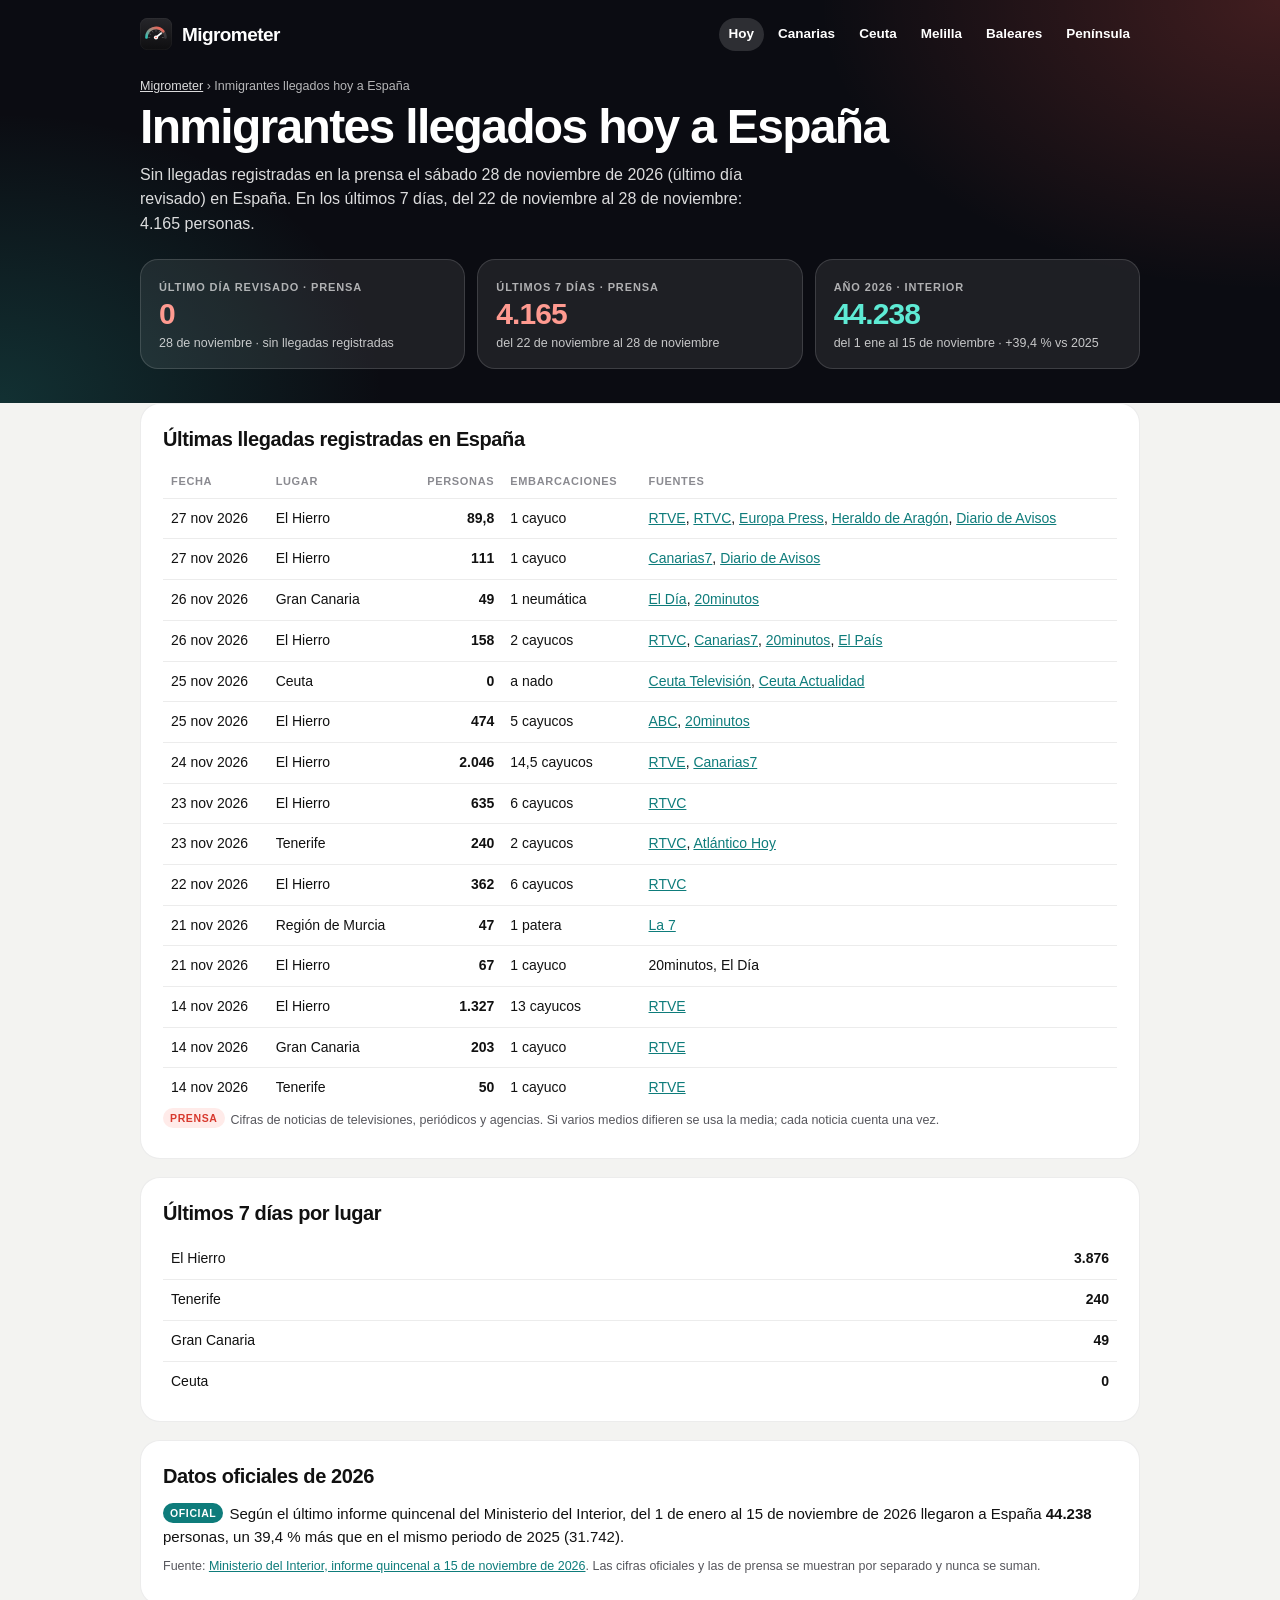
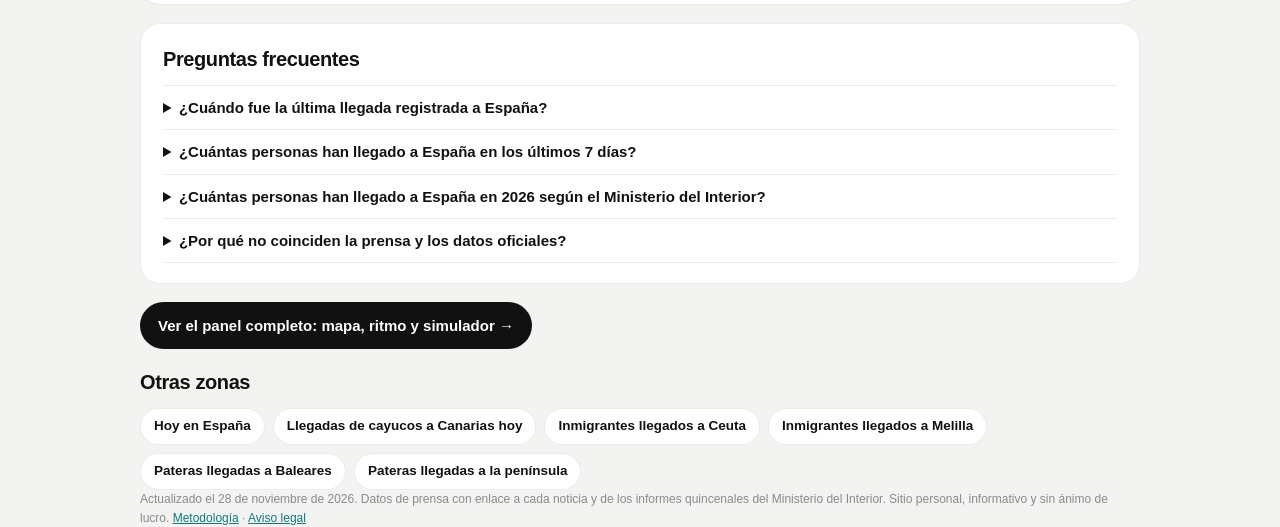
<file: docs/hoy/index.html>
<!doctype html>
<html lang="es"><head><meta charset="utf-8"><meta name="viewport" content="width=device-width,initial-scale=1">
<title>Inmigrantes llegados hoy a España: pateras y cayucos · Migrometer</title>
<meta name="description" content="Cuántos inmigrantes han llegado hoy a España en pateras y cayucos: última jornada registrada, últimos 7 días y acumulado oficial del año, con las fuentes de cada cifra.">
<link rel="canonical" href="https://migrometer.es/hoy/">
<meta name="robots" content="index,follow,max-image-preview:large,max-snippet:-1">
<meta property="og:type" content="article"><meta property="og:site_name" content="Migrometer"><meta property="og:locale" content="es_ES">
<meta property="og:url" content="https://migrometer.es/hoy/"><meta property="og:title" content="Inmigrantes llegados hoy a España: pateras y cayucos · Migrometer"><meta property="og:description" content="Cuántos inmigrantes han llegado hoy a España en pateras y cayucos: última jornada registrada, últimos 7 días y acumulado oficial del año, con las fuentes de cada cifra.">
<meta property="og:image" content="https://migrometer.es/og.png"><meta name="twitter:card" content="summary_large_image">
<meta property="article:modified_time" content="2026-11-28T08:40:00+01:00">
<meta name="theme-color" content="#0B0C12"><link rel="icon" href="../favicon.svg" type="image/svg+xml"><link rel="apple-touch-icon" href="../apple-touch-icon.png">
<script type="application/ld+json">[{"@context": "https://schema.org", "@type": "WebPage", "name": "Inmigrantes llegados hoy a España: pateras y cayucos · Migrometer", "url": "https://migrometer.es/hoy/", "inLanguage": "es-ES", "dateModified": "2026-11-28T08:40:00+01:00", "description": "Cuántos inmigrantes han llegado hoy a España en pateras y cayucos: última jornada registrada, últimos 7 días y acumulado oficial del año, con las fuentes de cada cifra.", "isPartOf": {"@type": "WebSite", "name": "Migrometer", "url": "https://migrometer.es/"}}, {"@context": "https://schema.org", "@type": "BreadcrumbList", "itemListElement": [{"@type": "ListItem", "position": 1, "name": "Migrometer", "item": "https://migrometer.es/"}, {"@type": "ListItem", "position": 2, "name": "Inmigrantes llegados hoy a España", "item": "https://migrometer.es/hoy/"}]}, {"@context": "https://schema.org", "@type": "FAQPage", "mainEntity": [{"@type": "Question", "name": "¿Cuándo fue la última llegada registrada a España?", "acceptedAnswer": {"@type": "Answer", "text": "El 27 de noviembre de 2026, en El Hierro: 89,8 personas según la prensa (Diario de Avisos, Europa Press, Heraldo de Aragón, RTVC, RTVE)."}}, {"@type": "Question", "name": "¿Cuántas personas han llegado a España en los últimos 7 días?", "acceptedAnswer": {"@type": "Answer", "text": "Según las noticias registradas, 4.165 personas del 22 de noviembre al 28 de noviembre de 2026. Cuando varios medios dan cifras distintas para una misma llegada se usa la media."}}, {"@type": "Question", "name": "¿Cuántas personas han llegado a España en 2026 según el Ministerio del Interior?", "acceptedAnswer": {"@type": "Answer", "text": "44.238 personas del 1 de enero al 15 de noviembre de 2026, un 39,4 % más que en el mismo periodo de 2025 (31.742). Interior publica el acumulado cada quincena; es una cifra provisional."}}, {"@type": "Question", "name": "¿Por qué no coinciden la prensa y los datos oficiales?", "acceptedAnswer": {"@type": "Answer", "text": "Interior publica acumulados cada quincena y la prensa informa día a día de las llegadas que conoce. Migrometer muestra las dos fuentes por separado y nunca las suma."}}]}]</script>
<style>:root{--bg:#F3F3F1;--surface:#fff;--fg:#111;--fg2:#56565C;--fg3:#8A8A90;--line:rgba(17,17,17,.08);--coral:#FF5A4E;--teal:#0E7C7B;--teal2:#2EC4B6}
*{box-sizing:border-box}body{margin:0;background:var(--bg);color:var(--fg);font:15px/1.55 Inter,-apple-system,BlinkMacSystemFont,"Segoe UI",Roboto,Helvetica,Arial,sans-serif;-webkit-font-smoothing:antialiased}
a{color:var(--teal)}.wrap{max-width:1040px;margin:0 auto;padding:0 20px}
.top{background:radial-gradient(60% 120% at 100% 0%,rgba(255,90,78,.22),transparent 60%),radial-gradient(50% 120% at 0% 100%,rgba(46,196,182,.2),transparent 60%),#0B0C12;color:#fff;padding:18px 0 34px}
.nav{display:flex;align-items:center;gap:10px;flex-wrap:wrap}.brand{display:inline-flex;align-items:center;gap:10px;color:#fff;text-decoration:none;font-weight:800;font-size:19px;letter-spacing:-.03em}
.brand svg{width:32px;height:32px}.nav .links{margin-left:auto;display:flex;gap:4px;flex-wrap:wrap}.nav .links a{color:#fff;text-decoration:none;font-size:13.5px;font-weight:600;padding:6px 10px;border-radius:999px}.nav .links a:hover,.nav .links a.on{background:rgba(255,255,255,.14)}
.crumbs{font-size:12.5px;color:rgba(255,255,255,.7);margin:26px 0 6px}.crumbs a{color:rgba(255,255,255,.85)}
h1{font-size:clamp(30px,5vw,48px);line-height:1.05;letter-spacing:-.035em;margin:0 0 10px}.lead{margin:0;color:rgba(255,255,255,.86);font-size:16px;max-width:70ch}
.big{display:flex;flex-wrap:wrap;gap:12px;margin-top:22px}.stat{background:rgba(255,255,255,.08);border:1px solid rgba(255,255,255,.14);border-radius:18px;padding:14px 18px;min-width:180px;flex:1}
.stat b{display:block;font-size:30px;letter-spacing:-.03em;line-height:1.1}.stat small{color:rgba(255,255,255,.75);font-size:12.5px}.stat .k{font-size:11px;font-weight:700;letter-spacing:.08em;text-transform:uppercase;color:rgba(255,255,255,.65)}
.stat.off b{color:#5EEAD4}.stat.press b{color:#FF9A90}
main{padding:26px 0 40px;display:grid;gap:18px}main>*{min-width:0}td.d{white-space:nowrap}
@media (max-width:640px){th:nth-child(4),td:nth-child(4){display:none}td,th{padding:8px 6px}.top{padding-bottom:26px}.nav .links{margin-left:0;width:100%}}.card{background:var(--surface);border:1px solid var(--line);border-radius:20px;padding:20px 22px}
h2{font-size:20px;letter-spacing:-.02em;margin:0 0 10px}p{margin:0 0 8px}.muted{color:var(--fg3)}.small{font-size:12.5px;color:var(--fg2)}
table{width:100%;border-collapse:collapse;font-size:14px}th{font-size:11px;text-transform:uppercase;letter-spacing:.06em;color:var(--fg3);text-align:left;padding:8px;border-bottom:1px solid var(--line)}
td{padding:9px 8px;border-bottom:1px solid var(--line);vertical-align:top}td.n{text-align:right;font-weight:700;white-space:nowrap}tr:last-child td{border-bottom:0}.tw{overflow-x:auto}
.tag{display:inline-block;font-size:10.5px;font-weight:700;letter-spacing:.06em;text-transform:uppercase;padding:2px 7px;border-radius:999px;margin-right:6px;vertical-align:2px}
.tag.p{background:rgba(255,90,78,.12);color:#D8392E}.tag.o{background:var(--teal);color:#fff}.tag.a{background:rgba(255,159,10,.15);color:#B26A00}
details{border-top:1px solid var(--line);padding:10px 0}details:last-child{border-bottom:1px solid var(--line)}summary{cursor:pointer;font-weight:600}details p{margin-top:8px;color:var(--fg2)}
.cta{display:inline-flex;align-items:center;gap:8px;background:#111;color:#fff;text-decoration:none;font-weight:700;padding:12px 18px;border-radius:999px}.cta:hover{background:#000}
.zones{display:flex;flex-wrap:wrap;gap:8px}.zones a{background:var(--surface);border:1px solid var(--line);border-radius:999px;padding:7px 13px;text-decoration:none;color:var(--fg);font-weight:600;font-size:13.5px}
footer{padding:0 0 40px;color:var(--fg3);font-size:12px}
@media (prefers-color-scheme:dark){:root{--bg:#0B0B0D;--surface:#17171A;--fg:#F4F4F5;--fg2:#A6A6AD;--fg3:#7D7D85;--line:rgba(255,255,255,.08)}a{color:#2EC4B6}.cta{background:#fff;color:#111}}
</style></head><body>
<header class="top"><div class="wrap">
<div class="nav"><a class="brand" href="https://migrometer.es/" aria-label="Migrometer, ir al panel"><svg aria-hidden="true" xmlns="http://www.w3.org/2000/svg" viewBox="0 0 64 64" xmlns:c2pa="http://c2pa.org/manifest"><defs><linearGradient id="gA" x1="0" y1="0" x2="0" y2="1"><stop offset="0" stop-color="#26262A"/><stop offset="1" stop-color="#0E0E10"/></linearGradient><linearGradient id="aA" x1="0" y1="1" x2="1" y2="0"><stop offset="0" stop-color="#2EC4B6"/><stop offset="1" stop-color="#FF5A4E"/></linearGradient></defs><rect x="0" y="0" width="64" height="64" rx="15" fill="url(#gA)"/><rect x=".6" y=".6" width="62.8" height="62.8" rx="14.4" fill="none" stroke="#fff" stroke-opacity=".08" stroke-width="1.2"/><path d="M13 39A19 19 0 0 1 51 39" fill="none" stroke="#fff" stroke-opacity=".14" stroke-width="5.2" stroke-linecap="round"/><path d="M13 39A19 19 0 0 1 46.55 26.79" fill="none" stroke="url(#aA)" stroke-width="5.2" stroke-linecap="round"/><g stroke="#fff" stroke-opacity=".35" stroke-width="1.3" stroke-linecap="round"><line x1="19.50" y1="39.00" x2="17.20" y2="39.00"/><line x1="21.17" y1="32.75" x2="19.18" y2="31.60"/><line x1="25.75" y1="28.17" x2="24.60" y2="26.18"/><line x1="32.00" y1="26.50" x2="32.00" y2="24.20"/><line x1="38.25" y1="28.17" x2="39.40" y2="26.18"/><line x1="42.83" y1="32.75" x2="44.82" y2="31.60"/><line x1="44.50" y1="39.00" x2="46.80" y2="39.00"/></g><line x1="32" y1="39" x2="42.34" y2="30.32" stroke="#fff" stroke-width="3.4" stroke-linecap="round"/><circle cx="32" cy="39" r="4.2" fill="#fff"/><circle cx="32" cy="39" r="1.6" fill="#FF5A4E"/><metadata><c2pa:manifest>[base64]/[base64]/[base64]/3cyjxFA3Qo5S46fX0/ihY0VZ7mfb9KF703t5OjWDBWMA4GA1UdDwEB/wQEAwIHgDAVBgNVHSUEDjAMBgorBgEEAYPoXgIBMAwGA1UdEwEB/wQCMAAwHwYDVR0jBBgwFoAUzlHiBIFOZFsj+OPEz5o+nMHXXMIwCgYIKoZIzj0EAwMDZwAwZAIwMXMdFJ4BetLLVY7ORuE9noqbbAZOZn/aArXyTwFAZfKrPzxF2vPoJNf1+UCdg1XGAjBwX1zd9WGqYkqmL5SFqw1QySjr1zJfpJM9+1rdDwSPLMOPOjKuiXjoU/[base64]/qIrJ/6Xw+hB9xf9VhQYqLBU35r/3gKdQshNB6zU=</c2pa:manifest></metadata></svg>
<span>Migrometer</span></a>
<nav class="links" aria-label="Zonas"><a href="https://migrometer.es/hoy/" class="on">Hoy</a><a href="https://migrometer.es/canarias/">Canarias</a><a href="https://migrometer.es/ceuta/">Ceuta</a><a href="https://migrometer.es/melilla/">Melilla</a><a href="https://migrometer.es/baleares/">Baleares</a><a href="https://migrometer.es/peninsula/">Península</a></nav></div>
<div class="crumbs"><a href="https://migrometer.es/">Migrometer</a> › Inmigrantes llegados hoy a España</div>
<h1>Inmigrantes llegados hoy a España</h1>
<p class="lead">Sin llegadas registradas en la prensa el sábado 28 de noviembre de 2026 (último día revisado) en España. En los últimos 7 días, del 22 de noviembre al 28 de noviembre: 4.165 personas.</p>
<div class="big"><div class="stat press"><span class="k">Último día revisado · prensa</span><b>0</b><small>28 de noviembre · sin llegadas registradas</small></div><div class="stat press"><span class="k">Últimos 7 días · prensa</span><b>4.165</b><small>del 22 de noviembre al 28 de noviembre</small></div><div class="stat off"><span class="k">Año 2026 · Interior</span><b>44.238</b><small>del 1 ene al 15 de noviembre · +39,4 % vs 2025</small></div></div>
</div></header>
<main class="wrap">
<section class="card"><h2>Últimas llegadas registradas en España</h2>
<div class="tw"><table><thead><tr><th>Fecha</th><th>Lugar</th><th style="text-align:right">Personas</th><th>Embarcaciones</th><th>Fuentes</th></tr></thead><tbody><tr><td class="d">27 nov 2026</td><td>El Hierro</td><td class="n">89,8</td><td>1 cayuco</td><td><a href="https://www.rtve.es/noticias/20261127/helicoptero-rescata-a-cinco-personas-estado-critico-viajaban-patera-sur-isla-hierro/17333558.shtml" rel="nofollow noopener" target="_blank">RTVE</a>, <a href="https://rtvc.es/llegada-migrantes-canarias-27-noviembre-2026/" rel="nofollow noopener" target="_blank">RTVC</a>, <a href="https://www.europapress.es/islas-canarias/noticia-llega-restinga-hierro-cayuco-rescatado-viernes-14-fallecidos-bordo-20261127230614.html" rel="nofollow noopener" target="_blank">Europa Press</a>, <a href="https://www.heraldo.es/noticias/internacional/2026/11/27/hombre-no-quiso-separarse-companeros-cayuco-hierro-fallecidos-2072722.html" rel="nofollow noopener" target="_blank">Heraldo de Aragón</a>, <a href="https://diariodeavisos.elespanol.com/2026/11/el-hierro-tragedia-cayuco-14-migrantes-fallecidos/" rel="nofollow noopener" target="_blank">Diario de Avisos</a></td></tr><tr><td class="d">27 nov 2026</td><td>El Hierro</td><td class="n">111</td><td>1 cayuco</td><td><a href="https://www.canarias7.es/politica/cayuco-111-personas-llega-hierro-tras-semana-20261127124715-nt.html" rel="nofollow noopener" target="_blank">Canarias7</a>, <a href="https://diariodeavisos.elespanol.com/2026/11/llegada-cayuco-111-migrantes-el-hierro/" rel="nofollow noopener" target="_blank">Diario de Avisos</a></td></tr><tr><td class="d">26 nov 2026</td><td>Gran Canaria</td><td class="n">49</td><td>1 neumática</td><td><a href="https://www.eldia.es/canarias/2026/11/27/rescatados-49-migrantes-neumatica-deriva-136914010.amp.html" rel="nofollow noopener" target="_blank">El Día</a>, <a href="https://www.20minutos.es/canarias/las-palmas/salvamento-rescata-una-embarcacion-neumatica-con-49-migrantes-bordo-sureste-gran-canaria_7066551_0.html" rel="nofollow noopener" target="_blank">20minutos</a></td></tr><tr><td class="d">26 nov 2026</td><td>El Hierro</td><td class="n">158</td><td>2 cayucos</td><td><a href="https://rtvc.es/rescates-cayucos-en-canarias-26-noviembre-2026/" rel="nofollow noopener" target="_blank">RTVC</a>, <a href="https://www.canarias7.es/politica/dos-cayucos-llegan-hierro-jueves-158-personas-20261126111515-nt.html" rel="nofollow noopener" target="_blank">Canarias7</a>, <a href="https://www.20minutos.es/canarias/llegan-hierro-632-migrantes-bordo-siete-cayucos-interceptados-desde-jornada-este-miercoles_7066251_0.html" rel="nofollow noopener" target="_blank">20minutos</a>, <a href="https://elpais.com/espana/2026-11-26/otro-cayuco-con-109-personas-eleva-a-mas-de-2600-las-llegadas-de-migrantes-a-el-hierro-en-tres-dias.html" rel="nofollow noopener" target="_blank">El País</a></td></tr><tr><td class="d">25 nov 2026</td><td>Ceuta</td><td class="n">0</td><td>a nado</td><td><a href="https://www.ceutatv.com/sociedad/joven-20-anos-hallado-vida-playa-cabililla-benzu/20261126141313262182.html" rel="nofollow noopener" target="_blank">Ceuta Televisión</a>, <a href="https://www.ceutaactualidad.com/sucesos/augc-informa-hallazgo-cadaver-aguas-ceuta/20261126131211289796.html" rel="nofollow noopener" target="_blank">Ceuta Actualidad</a></td></tr><tr><td class="d">25 nov 2026</td><td>El Hierro</td><td class="n">474</td><td>5 cayucos</td><td><a href="https://www.abc.es/sociedad/inmigrantes-llegan-quinto-cayuco-jornada-hierro-20261126004212-nt_amp.html" rel="nofollow noopener" target="_blank">ABC</a>, <a href="https://www.20minutos.es/canarias/llegan-hierro-255-migrantes-bordo-tres-cayucos-este-miercoles_7065880_0.html" rel="nofollow noopener" target="_blank">20minutos</a></td></tr><tr><td class="d">24 nov 2026</td><td>El Hierro</td><td class="n">2.046</td><td>14,5 cayucos</td><td><a href="https://www.rtve.es/noticias/20261124/hierro-recibe-madrugada-cinco-nuevos-cayucos-con-torno-a-900-personas/17327996.shtml" rel="nofollow noopener" target="_blank">RTVE</a>, <a href="https://www.canarias7.es/politica/hierro-recibe-604-migrantes-tres-nuevos-cayucos-20261124091043-nt.html" rel="nofollow noopener" target="_blank">Canarias7</a></td></tr><tr><td class="d">23 nov 2026</td><td>El Hierro</td><td class="n">635</td><td>6 cayucos</td><td><a href="https://rtvc.es/llegada-cayucos-canarias-23-noviembre-2026/" rel="nofollow noopener" target="_blank">RTVC</a></td></tr><tr><td class="d">23 nov 2026</td><td>Tenerife</td><td class="n">240</td><td>2 cayucos</td><td><a href="https://rtvc.es/llegada-cayucos-canarias-23-noviembre-2026/" rel="nofollow noopener" target="_blank">RTVC</a>, <a href="https://www.atlanticohoy.com/sociedad/confirman-que-los-dos-cayucos-llegados-este-lunes-a-tenerife-transportaban-a-300-personas_1570477_102.html" rel="nofollow noopener" target="_blank">Atlántico Hoy</a></td></tr><tr><td class="d">22 nov 2026</td><td>El Hierro</td><td class="n">362</td><td>6 cayucos</td><td><a href="https://rtvc.es/llegada-cayucos-canarias-23-noviembre-2026/" rel="nofollow noopener" target="_blank">RTVC</a></td></tr><tr><td class="d">21 nov 2026</td><td>Región de Murcia</td><td class="n">47</td><td>1 patera</td><td><a href="https://www.la7tv.es/cultura-y-sociedad/sociedad/dos-pateras-centenar-migrantes-llegan-cabo-palos/20261121123416076045.html" rel="nofollow noopener" target="_blank">La 7</a></td></tr><tr><td class="d">21 nov 2026</td><td>El Hierro</td><td class="n">67</td><td>1 cayuco</td><td>20minutos, El Día</td></tr><tr><td class="d">14 nov 2026</td><td>El Hierro</td><td class="n">1.327</td><td>13 cayucos</td><td><a href="https://www.rtve.es/noticias/20261124/hierro-recibe-madrugada-cinco-nuevos-cayucos-con-torno-a-900-personas/17327996.shtml" rel="nofollow noopener" target="_blank">RTVE</a></td></tr><tr><td class="d">14 nov 2026</td><td>Gran Canaria</td><td class="n">203</td><td>1 cayuco</td><td><a href="https://www.rtve.es/noticias/20261124/hierro-recibe-madrugada-cinco-nuevos-cayucos-con-torno-a-900-personas/17327996.shtml" rel="nofollow noopener" target="_blank">RTVE</a></td></tr><tr><td class="d">14 nov 2026</td><td>Tenerife</td><td class="n">50</td><td>1 cayuco</td><td><a href="https://www.rtve.es/noticias/20261124/hierro-recibe-madrugada-cinco-nuevos-cayucos-con-torno-a-900-personas/17327996.shtml" rel="nofollow noopener" target="_blank">RTVE</a></td></tr></tbody></table></div>
<p class="small"><span class="tag p">Prensa</span>Cifras de noticias de televisiones, periódicos y agencias. Si varios medios difieren se usa la media; cada noticia cuenta una vez.</p></section>
<section class="card"><h2>Últimos 7 días por lugar</h2><div class="tw"><table><tbody><tr><td>El Hierro</td><td class="n">3.876</td></tr><tr><td>Tenerife</td><td class="n">240</td></tr><tr><td>Gran Canaria</td><td class="n">49</td></tr><tr><td>Ceuta</td><td class="n">0</td></tr></tbody></table></div></section>
<section class="card"><h2>Datos oficiales de 2026</h2>
<p><span class="tag o">Oficial</span>Según el último informe quincenal del Ministerio del Interior, del 1 de enero al 15 de noviembre de 2026 llegaron a España <b>44.238</b> personas, un 39,4 % más que en el mismo periodo de 2025 (31.742).</p><p class="small">Fuente: <a href="https://www.interior.gob.es/opencms/export/sites/default/.galleries/galeria-de-prensa/documentos-y-multimedia/balances-e-informes/2026/21_informe_quincenal_acumulado_01-01_al_15-11-2026.pdf" rel="nofollow noopener" target="_blank">Ministerio del Interior, informe quincenal a 15 de noviembre de 2026</a>. Las cifras oficiales y las de prensa se muestran por separado y nunca se suman.</p>
</section>
<section class="card"><h2>Preguntas frecuentes</h2><details><summary>¿Cuándo fue la última llegada registrada a España?</summary><p>El 27 de noviembre de 2026, en El Hierro: 89,8 personas según la prensa (Diario de Avisos, Europa Press, Heraldo de Aragón, RTVC, RTVE).</p></details><details><summary>¿Cuántas personas han llegado a España en los últimos 7 días?</summary><p>Según las noticias registradas, 4.165 personas del 22 de noviembre al 28 de noviembre de 2026. Cuando varios medios dan cifras distintas para una misma llegada se usa la media.</p></details><details><summary>¿Cuántas personas han llegado a España en 2026 según el Ministerio del Interior?</summary><p>44.238 personas del 1 de enero al 15 de noviembre de 2026, un 39,4 % más que en el mismo periodo de 2025 (31.742). Interior publica el acumulado cada quincena; es una cifra provisional.</p></details><details><summary>¿Por qué no coinciden la prensa y los datos oficiales?</summary><p>Interior publica acumulados cada quincena y la prensa informa día a día de las llegadas que conoce. Migrometer muestra las dos fuentes por separado y nunca las suma.</p></details></section>
<section><a class="cta" href="https://migrometer.es/">Ver el panel completo: mapa, ritmo y simulador →</a></section>
<section><h2>Otras zonas</h2><div class="zones"><a href="https://migrometer.es/hoy/" aria-current="page">Hoy en España</a><a href="https://migrometer.es/canarias/">Llegadas de cayucos a Canarias hoy</a><a href="https://migrometer.es/ceuta/">Inmigrantes llegados a Ceuta</a><a href="https://migrometer.es/melilla/">Inmigrantes llegados a Melilla</a><a href="https://migrometer.es/baleares/">Pateras llegadas a Baleares</a><a href="https://migrometer.es/peninsula/">Pateras llegadas a la península</a></div></section>
</main>
<footer class="wrap">Actualizado el 28 de noviembre de 2026. Datos de prensa con enlace a cada noticia y de los informes quincenales del Ministerio del Interior. Sitio personal, informativo y sin ánimo de lucro. <a href="https://migrometer.es/#metodologia">Metodología</a> · <a href="https://migrometer.es/#aviso-legal">Aviso legal</a></footer>
</body></html>
</file>
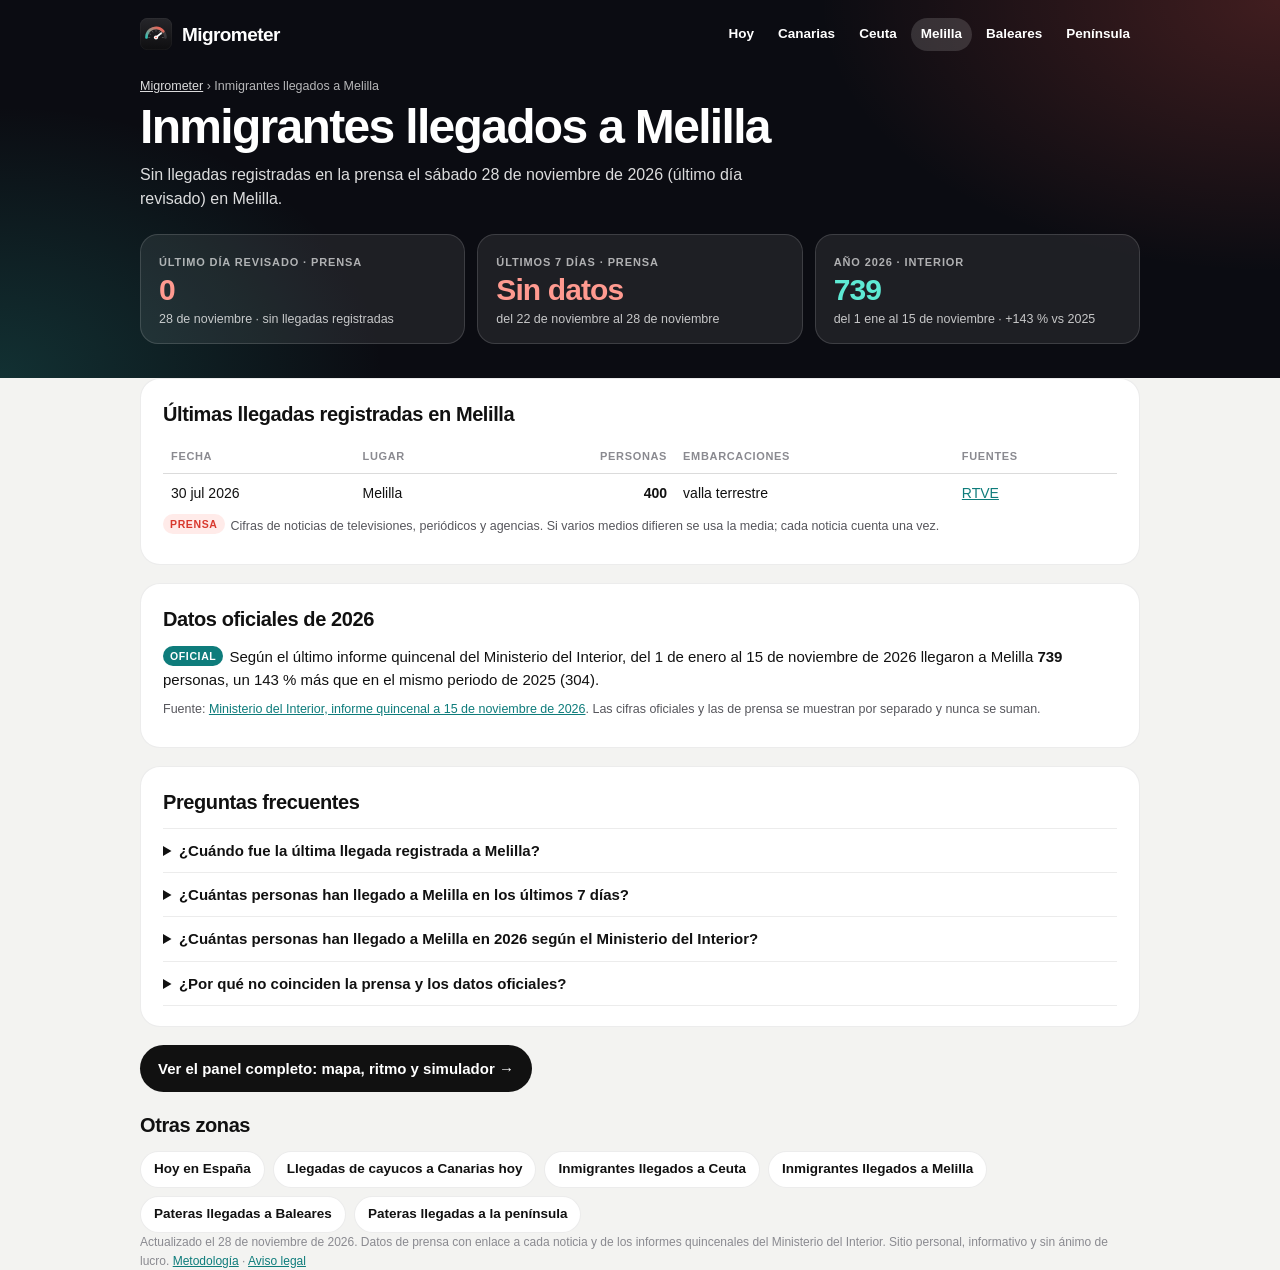
<file: docs/melilla/index.html>
<!doctype html>
<html lang="es"><head><meta charset="utf-8"><meta name="viewport" content="width=device-width,initial-scale=1">
<title>Inmigrantes llegados a Melilla hoy: cifras del año · Migrometer</title>
<meta name="description" content="Entradas irregulares en Melilla por mar y por la valla: última entrada registrada, últimos 7 días y acumulado oficial del año, con fuentes.">
<link rel="canonical" href="https://migrometer.es/melilla/">
<meta name="robots" content="index,follow,max-image-preview:large,max-snippet:-1">
<meta property="og:type" content="article"><meta property="og:site_name" content="Migrometer"><meta property="og:locale" content="es_ES">
<meta property="og:url" content="https://migrometer.es/melilla/"><meta property="og:title" content="Inmigrantes llegados a Melilla hoy: cifras del año · Migrometer"><meta property="og:description" content="Entradas irregulares en Melilla por mar y por la valla: última entrada registrada, últimos 7 días y acumulado oficial del año, con fuentes.">
<meta property="og:image" content="https://migrometer.es/og.png"><meta name="twitter:card" content="summary_large_image">
<meta property="article:modified_time" content="2026-11-28T08:40:00+01:00">
<meta name="theme-color" content="#0B0C12"><link rel="icon" href="../favicon.svg" type="image/svg+xml"><link rel="apple-touch-icon" href="../apple-touch-icon.png">
<script type="application/ld+json">[{"@context": "https://schema.org", "@type": "WebPage", "name": "Inmigrantes llegados a Melilla hoy: cifras del año · Migrometer", "url": "https://migrometer.es/melilla/", "inLanguage": "es-ES", "dateModified": "2026-11-28T08:40:00+01:00", "description": "Entradas irregulares en Melilla por mar y por la valla: última entrada registrada, últimos 7 días y acumulado oficial del año, con fuentes.", "isPartOf": {"@type": "WebSite", "name": "Migrometer", "url": "https://migrometer.es/"}}, {"@context": "https://schema.org", "@type": "BreadcrumbList", "itemListElement": [{"@type": "ListItem", "position": 1, "name": "Migrometer", "item": "https://migrometer.es/"}, {"@type": "ListItem", "position": 2, "name": "Inmigrantes llegados a Melilla", "item": "https://migrometer.es/melilla/"}]}, {"@context": "https://schema.org", "@type": "FAQPage", "mainEntity": [{"@type": "Question", "name": "¿Cuándo fue la última llegada registrada a Melilla?", "acceptedAnswer": {"@type": "Answer", "text": "El 30 de julio de 2026, en Melilla: 400 personas según la prensa (RTVE)."}}, {"@type": "Question", "name": "¿Cuántas personas han llegado a Melilla en los últimos 7 días?", "acceptedAnswer": {"@type": "Answer", "text": "No hay llegadas registradas en la prensa del 22 de noviembre al 28 de noviembre de 2026. Cuando varios medios dan cifras distintas para una misma llegada se usa la media."}}, {"@type": "Question", "name": "¿Cuántas personas han llegado a Melilla en 2026 según el Ministerio del Interior?", "acceptedAnswer": {"@type": "Answer", "text": "739 personas del 1 de enero al 15 de noviembre de 2026, un 143 % más que en el mismo periodo de 2025 (304). Interior publica el acumulado cada quincena; es una cifra provisional."}}, {"@type": "Question", "name": "¿Por qué no coinciden la prensa y los datos oficiales?", "acceptedAnswer": {"@type": "Answer", "text": "Interior publica acumulados cada quincena y la prensa informa día a día de las llegadas que conoce. Migrometer muestra las dos fuentes por separado y nunca las suma."}}]}]</script>
<style>:root{--bg:#F3F3F1;--surface:#fff;--fg:#111;--fg2:#56565C;--fg3:#8A8A90;--line:rgba(17,17,17,.08);--coral:#FF5A4E;--teal:#0E7C7B;--teal2:#2EC4B6}
*{box-sizing:border-box}body{margin:0;background:var(--bg);color:var(--fg);font:15px/1.55 Inter,-apple-system,BlinkMacSystemFont,"Segoe UI",Roboto,Helvetica,Arial,sans-serif;-webkit-font-smoothing:antialiased}
a{color:var(--teal)}.wrap{max-width:1040px;margin:0 auto;padding:0 20px}
.top{background:radial-gradient(60% 120% at 100% 0%,rgba(255,90,78,.22),transparent 60%),radial-gradient(50% 120% at 0% 100%,rgba(46,196,182,.2),transparent 60%),#0B0C12;color:#fff;padding:18px 0 34px}
.nav{display:flex;align-items:center;gap:10px;flex-wrap:wrap}.brand{display:inline-flex;align-items:center;gap:10px;color:#fff;text-decoration:none;font-weight:800;font-size:19px;letter-spacing:-.03em}
.brand svg{width:32px;height:32px}.nav .links{margin-left:auto;display:flex;gap:4px;flex-wrap:wrap}.nav .links a{color:#fff;text-decoration:none;font-size:13.5px;font-weight:600;padding:6px 10px;border-radius:999px}.nav .links a:hover,.nav .links a.on{background:rgba(255,255,255,.14)}
.crumbs{font-size:12.5px;color:rgba(255,255,255,.7);margin:26px 0 6px}.crumbs a{color:rgba(255,255,255,.85)}
h1{font-size:clamp(30px,5vw,48px);line-height:1.05;letter-spacing:-.035em;margin:0 0 10px}.lead{margin:0;color:rgba(255,255,255,.86);font-size:16px;max-width:70ch}
.big{display:flex;flex-wrap:wrap;gap:12px;margin-top:22px}.stat{background:rgba(255,255,255,.08);border:1px solid rgba(255,255,255,.14);border-radius:18px;padding:14px 18px;min-width:180px;flex:1}
.stat b{display:block;font-size:30px;letter-spacing:-.03em;line-height:1.1}.stat small{color:rgba(255,255,255,.75);font-size:12.5px}.stat .k{font-size:11px;font-weight:700;letter-spacing:.08em;text-transform:uppercase;color:rgba(255,255,255,.65)}
.stat.off b{color:#5EEAD4}.stat.press b{color:#FF9A90}
main{padding:26px 0 40px;display:grid;gap:18px}main>*{min-width:0}td.d{white-space:nowrap}
@media (max-width:640px){th:nth-child(4),td:nth-child(4){display:none}td,th{padding:8px 6px}.top{padding-bottom:26px}.nav .links{margin-left:0;width:100%}}.card{background:var(--surface);border:1px solid var(--line);border-radius:20px;padding:20px 22px}
h2{font-size:20px;letter-spacing:-.02em;margin:0 0 10px}p{margin:0 0 8px}.muted{color:var(--fg3)}.small{font-size:12.5px;color:var(--fg2)}
table{width:100%;border-collapse:collapse;font-size:14px}th{font-size:11px;text-transform:uppercase;letter-spacing:.06em;color:var(--fg3);text-align:left;padding:8px;border-bottom:1px solid var(--line)}
td{padding:9px 8px;border-bottom:1px solid var(--line);vertical-align:top}td.n{text-align:right;font-weight:700;white-space:nowrap}tr:last-child td{border-bottom:0}.tw{overflow-x:auto}
.tag{display:inline-block;font-size:10.5px;font-weight:700;letter-spacing:.06em;text-transform:uppercase;padding:2px 7px;border-radius:999px;margin-right:6px;vertical-align:2px}
.tag.p{background:rgba(255,90,78,.12);color:#D8392E}.tag.o{background:var(--teal);color:#fff}.tag.a{background:rgba(255,159,10,.15);color:#B26A00}
details{border-top:1px solid var(--line);padding:10px 0}details:last-child{border-bottom:1px solid var(--line)}summary{cursor:pointer;font-weight:600}details p{margin-top:8px;color:var(--fg2)}
.cta{display:inline-flex;align-items:center;gap:8px;background:#111;color:#fff;text-decoration:none;font-weight:700;padding:12px 18px;border-radius:999px}.cta:hover{background:#000}
.zones{display:flex;flex-wrap:wrap;gap:8px}.zones a{background:var(--surface);border:1px solid var(--line);border-radius:999px;padding:7px 13px;text-decoration:none;color:var(--fg);font-weight:600;font-size:13.5px}
footer{padding:0 0 40px;color:var(--fg3);font-size:12px}
@media (prefers-color-scheme:dark){:root{--bg:#0B0B0D;--surface:#17171A;--fg:#F4F4F5;--fg2:#A6A6AD;--fg3:#7D7D85;--line:rgba(255,255,255,.08)}a{color:#2EC4B6}.cta{background:#fff;color:#111}}
</style></head><body>
<header class="top"><div class="wrap">
<div class="nav"><a class="brand" href="https://migrometer.es/" aria-label="Migrometer, ir al panel"><svg aria-hidden="true" xmlns="http://www.w3.org/2000/svg" viewBox="0 0 64 64" xmlns:c2pa="http://c2pa.org/manifest"><defs><linearGradient id="gA" x1="0" y1="0" x2="0" y2="1"><stop offset="0" stop-color="#26262A"/><stop offset="1" stop-color="#0E0E10"/></linearGradient><linearGradient id="aA" x1="0" y1="1" x2="1" y2="0"><stop offset="0" stop-color="#2EC4B6"/><stop offset="1" stop-color="#FF5A4E"/></linearGradient></defs><rect x="0" y="0" width="64" height="64" rx="15" fill="url(#gA)"/><rect x=".6" y=".6" width="62.8" height="62.8" rx="14.4" fill="none" stroke="#fff" stroke-opacity=".08" stroke-width="1.2"/><path d="M13 39A19 19 0 0 1 51 39" fill="none" stroke="#fff" stroke-opacity=".14" stroke-width="5.2" stroke-linecap="round"/><path d="M13 39A19 19 0 0 1 46.55 26.79" fill="none" stroke="url(#aA)" stroke-width="5.2" stroke-linecap="round"/><g stroke="#fff" stroke-opacity=".35" stroke-width="1.3" stroke-linecap="round"><line x1="19.50" y1="39.00" x2="17.20" y2="39.00"/><line x1="21.17" y1="32.75" x2="19.18" y2="31.60"/><line x1="25.75" y1="28.17" x2="24.60" y2="26.18"/><line x1="32.00" y1="26.50" x2="32.00" y2="24.20"/><line x1="38.25" y1="28.17" x2="39.40" y2="26.18"/><line x1="42.83" y1="32.75" x2="44.82" y2="31.60"/><line x1="44.50" y1="39.00" x2="46.80" y2="39.00"/></g><line x1="32" y1="39" x2="42.34" y2="30.32" stroke="#fff" stroke-width="3.4" stroke-linecap="round"/><circle cx="32" cy="39" r="4.2" fill="#fff"/><circle cx="32" cy="39" r="1.6" fill="#FF5A4E"/><metadata><c2pa:manifest>[base64]/[base64]/[base64]/3cyjxFA3Qo5S46fX0/ihY0VZ7mfb9KF703t5OjWDBWMA4GA1UdDwEB/wQEAwIHgDAVBgNVHSUEDjAMBgorBgEEAYPoXgIBMAwGA1UdEwEB/wQCMAAwHwYDVR0jBBgwFoAUzlHiBIFOZFsj+OPEz5o+nMHXXMIwCgYIKoZIzj0EAwMDZwAwZAIwMXMdFJ4BetLLVY7ORuE9noqbbAZOZn/aArXyTwFAZfKrPzxF2vPoJNf1+UCdg1XGAjBwX1zd9WGqYkqmL5SFqw1QySjr1zJfpJM9+1rdDwSPLMOPOjKuiXjoU/[base64]/qIrJ/6Xw+hB9xf9VhQYqLBU35r/3gKdQshNB6zU=</c2pa:manifest></metadata></svg>
<span>Migrometer</span></a>
<nav class="links" aria-label="Zonas"><a href="https://migrometer.es/hoy/">Hoy</a><a href="https://migrometer.es/canarias/">Canarias</a><a href="https://migrometer.es/ceuta/">Ceuta</a><a href="https://migrometer.es/melilla/" class="on">Melilla</a><a href="https://migrometer.es/baleares/">Baleares</a><a href="https://migrometer.es/peninsula/">Península</a></nav></div>
<div class="crumbs"><a href="https://migrometer.es/">Migrometer</a> › Inmigrantes llegados a Melilla</div>
<h1>Inmigrantes llegados a Melilla</h1>
<p class="lead">Sin llegadas registradas en la prensa el sábado 28 de noviembre de 2026 (último día revisado) en Melilla.</p>
<div class="big"><div class="stat press"><span class="k">Último día revisado · prensa</span><b>0</b><small>28 de noviembre · sin llegadas registradas</small></div><div class="stat press"><span class="k">Últimos 7 días · prensa</span><b>Sin datos</b><small>del 22 de noviembre al 28 de noviembre</small></div><div class="stat off"><span class="k">Año 2026 · Interior</span><b>739</b><small>del 1 ene al 15 de noviembre · +143 % vs 2025</small></div></div>
</div></header>
<main class="wrap">
<section class="card"><h2>Últimas llegadas registradas en Melilla</h2>
<div class="tw"><table><thead><tr><th>Fecha</th><th>Lugar</th><th style="text-align:right">Personas</th><th>Embarcaciones</th><th>Fuentes</th></tr></thead><tbody><tr><td class="d">30 jul 2026</td><td>Melilla</td><td class="n">400</td><td>valla terrestre</td><td><a href="https://www.rtve.es/noticias/20260731/crisis-inmigrantes-ceuta-hoy-ultima-hora-resumen/17175111.shtml" rel="nofollow noopener" target="_blank">RTVE</a></td></tr></tbody></table></div>
<p class="small"><span class="tag p">Prensa</span>Cifras de noticias de televisiones, periódicos y agencias. Si varios medios difieren se usa la media; cada noticia cuenta una vez.</p></section>

<section class="card"><h2>Datos oficiales de 2026</h2>
<p><span class="tag o">Oficial</span>Según el último informe quincenal del Ministerio del Interior, del 1 de enero al 15 de noviembre de 2026 llegaron a Melilla <b>739</b> personas, un 143 % más que en el mismo periodo de 2025 (304).</p><p class="small">Fuente: <a href="https://www.interior.gob.es/opencms/export/sites/default/.galleries/galeria-de-prensa/documentos-y-multimedia/balances-e-informes/2026/21_informe_quincenal_acumulado_01-01_al_15-11-2026.pdf" rel="nofollow noopener" target="_blank">Ministerio del Interior, informe quincenal a 15 de noviembre de 2026</a>. Las cifras oficiales y las de prensa se muestran por separado y nunca se suman.</p>
</section>
<section class="card"><h2>Preguntas frecuentes</h2><details><summary>¿Cuándo fue la última llegada registrada a Melilla?</summary><p>El 30 de julio de 2026, en Melilla: 400 personas según la prensa (RTVE).</p></details><details><summary>¿Cuántas personas han llegado a Melilla en los últimos 7 días?</summary><p>No hay llegadas registradas en la prensa del 22 de noviembre al 28 de noviembre de 2026. Cuando varios medios dan cifras distintas para una misma llegada se usa la media.</p></details><details><summary>¿Cuántas personas han llegado a Melilla en 2026 según el Ministerio del Interior?</summary><p>739 personas del 1 de enero al 15 de noviembre de 2026, un 143 % más que en el mismo periodo de 2025 (304). Interior publica el acumulado cada quincena; es una cifra provisional.</p></details><details><summary>¿Por qué no coinciden la prensa y los datos oficiales?</summary><p>Interior publica acumulados cada quincena y la prensa informa día a día de las llegadas que conoce. Migrometer muestra las dos fuentes por separado y nunca las suma.</p></details></section>
<section><a class="cta" href="https://migrometer.es/?zona=melilla">Ver el panel completo: mapa, ritmo y simulador →</a></section>
<section><h2>Otras zonas</h2><div class="zones"><a href="https://migrometer.es/hoy/">Hoy en España</a><a href="https://migrometer.es/canarias/">Llegadas de cayucos a Canarias hoy</a><a href="https://migrometer.es/ceuta/">Inmigrantes llegados a Ceuta</a><a href="https://migrometer.es/melilla/" aria-current="page">Inmigrantes llegados a Melilla</a><a href="https://migrometer.es/baleares/">Pateras llegadas a Baleares</a><a href="https://migrometer.es/peninsula/">Pateras llegadas a la península</a></div></section>
</main>
<footer class="wrap">Actualizado el 28 de noviembre de 2026. Datos de prensa con enlace a cada noticia y de los informes quincenales del Ministerio del Interior. Sitio personal, informativo y sin ánimo de lucro. <a href="https://migrometer.es/#metodologia">Metodología</a> · <a href="https://migrometer.es/#aviso-legal">Aviso legal</a></footer>
</body></html>
</file>
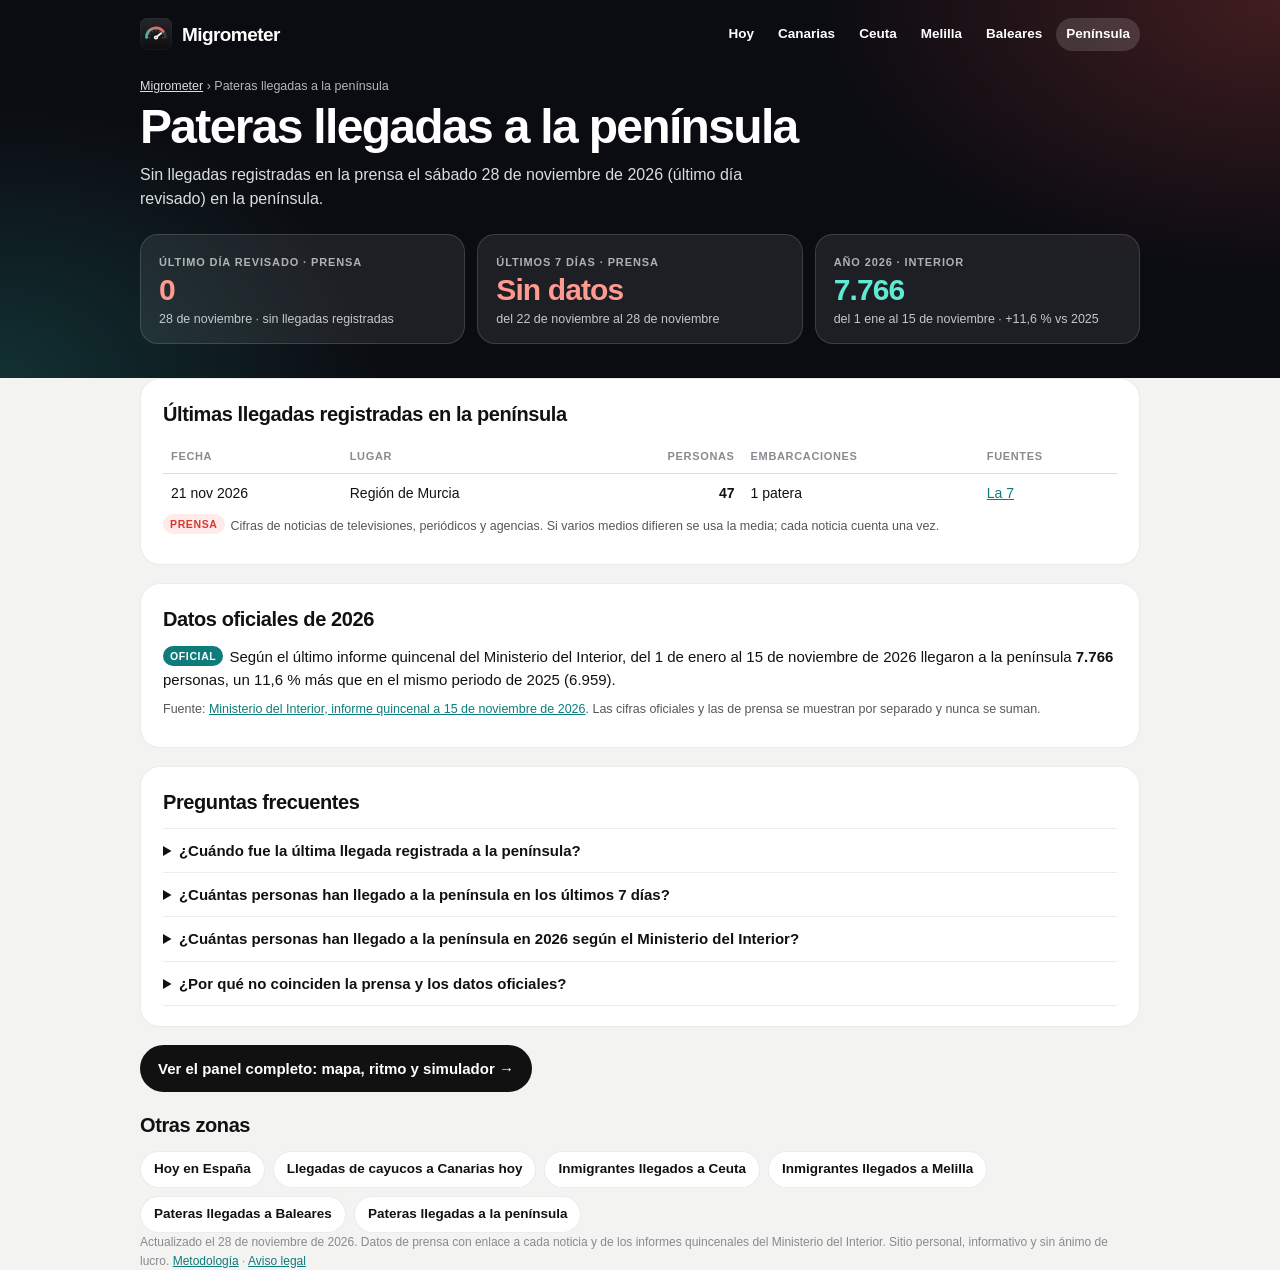
<file: docs/peninsula/index.html>
<!doctype html>
<html lang="es"><head><meta charset="utf-8"><meta name="viewport" content="width=device-width,initial-scale=1">
<title>Pateras llegadas hoy a la península: Almería, Murcia, Alicante · Migrometer</title>
<meta name="description" content="Pateras llegadas a Almería, Granada, Málaga, Cádiz, Huelva, Murcia, Alicante y Valencia: última llegada, últimos 7 días y datos oficiales del año, con fuentes.">
<link rel="canonical" href="https://migrometer.es/peninsula/">
<meta name="robots" content="index,follow,max-image-preview:large,max-snippet:-1">
<meta property="og:type" content="article"><meta property="og:site_name" content="Migrometer"><meta property="og:locale" content="es_ES">
<meta property="og:url" content="https://migrometer.es/peninsula/"><meta property="og:title" content="Pateras llegadas hoy a la península: Almería, Murcia, Alicante · Migrometer"><meta property="og:description" content="Pateras llegadas a Almería, Granada, Málaga, Cádiz, Huelva, Murcia, Alicante y Valencia: última llegada, últimos 7 días y datos oficiales del año, con fuentes.">
<meta property="og:image" content="https://migrometer.es/og.png"><meta name="twitter:card" content="summary_large_image">
<meta property="article:modified_time" content="2026-11-28T08:40:00+01:00">
<meta name="theme-color" content="#0B0C12"><link rel="icon" href="../favicon.svg" type="image/svg+xml"><link rel="apple-touch-icon" href="../apple-touch-icon.png">
<script type="application/ld+json">[{"@context": "https://schema.org", "@type": "WebPage", "name": "Pateras llegadas hoy a la península: Almería, Murcia, Alicante · Migrometer", "url": "https://migrometer.es/peninsula/", "inLanguage": "es-ES", "dateModified": "2026-11-28T08:40:00+01:00", "description": "Pateras llegadas a Almería, Granada, Málaga, Cádiz, Huelva, Murcia, Alicante y Valencia: última llegada, últimos 7 días y datos oficiales del año, con fuentes.", "isPartOf": {"@type": "WebSite", "name": "Migrometer", "url": "https://migrometer.es/"}}, {"@context": "https://schema.org", "@type": "BreadcrumbList", "itemListElement": [{"@type": "ListItem", "position": 1, "name": "Migrometer", "item": "https://migrometer.es/"}, {"@type": "ListItem", "position": 2, "name": "Pateras llegadas a la península", "item": "https://migrometer.es/peninsula/"}]}, {"@context": "https://schema.org", "@type": "FAQPage", "mainEntity": [{"@type": "Question", "name": "¿Cuándo fue la última llegada registrada a la península?", "acceptedAnswer": {"@type": "Answer", "text": "El 21 de noviembre de 2026, en Región de Murcia: 47 personas según la prensa (La 7)."}}, {"@type": "Question", "name": "¿Cuántas personas han llegado a la península en los últimos 7 días?", "acceptedAnswer": {"@type": "Answer", "text": "No hay llegadas registradas en la prensa del 22 de noviembre al 28 de noviembre de 2026. Cuando varios medios dan cifras distintas para una misma llegada se usa la media."}}, {"@type": "Question", "name": "¿Cuántas personas han llegado a la península en 2026 según el Ministerio del Interior?", "acceptedAnswer": {"@type": "Answer", "text": "7.766 personas del 1 de enero al 15 de noviembre de 2026, un 11,6 % más que en el mismo periodo de 2025 (6.959). Interior publica el acumulado cada quincena; es una cifra provisional."}}, {"@type": "Question", "name": "¿Por qué no coinciden la prensa y los datos oficiales?", "acceptedAnswer": {"@type": "Answer", "text": "Interior publica acumulados cada quincena y la prensa informa día a día de las llegadas que conoce. Migrometer muestra las dos fuentes por separado y nunca las suma."}}]}]</script>
<style>:root{--bg:#F3F3F1;--surface:#fff;--fg:#111;--fg2:#56565C;--fg3:#8A8A90;--line:rgba(17,17,17,.08);--coral:#FF5A4E;--teal:#0E7C7B;--teal2:#2EC4B6}
*{box-sizing:border-box}body{margin:0;background:var(--bg);color:var(--fg);font:15px/1.55 Inter,-apple-system,BlinkMacSystemFont,"Segoe UI",Roboto,Helvetica,Arial,sans-serif;-webkit-font-smoothing:antialiased}
a{color:var(--teal)}.wrap{max-width:1040px;margin:0 auto;padding:0 20px}
.top{background:radial-gradient(60% 120% at 100% 0%,rgba(255,90,78,.22),transparent 60%),radial-gradient(50% 120% at 0% 100%,rgba(46,196,182,.2),transparent 60%),#0B0C12;color:#fff;padding:18px 0 34px}
.nav{display:flex;align-items:center;gap:10px;flex-wrap:wrap}.brand{display:inline-flex;align-items:center;gap:10px;color:#fff;text-decoration:none;font-weight:800;font-size:19px;letter-spacing:-.03em}
.brand svg{width:32px;height:32px}.nav .links{margin-left:auto;display:flex;gap:4px;flex-wrap:wrap}.nav .links a{color:#fff;text-decoration:none;font-size:13.5px;font-weight:600;padding:6px 10px;border-radius:999px}.nav .links a:hover,.nav .links a.on{background:rgba(255,255,255,.14)}
.crumbs{font-size:12.5px;color:rgba(255,255,255,.7);margin:26px 0 6px}.crumbs a{color:rgba(255,255,255,.85)}
h1{font-size:clamp(30px,5vw,48px);line-height:1.05;letter-spacing:-.035em;margin:0 0 10px}.lead{margin:0;color:rgba(255,255,255,.86);font-size:16px;max-width:70ch}
.big{display:flex;flex-wrap:wrap;gap:12px;margin-top:22px}.stat{background:rgba(255,255,255,.08);border:1px solid rgba(255,255,255,.14);border-radius:18px;padding:14px 18px;min-width:180px;flex:1}
.stat b{display:block;font-size:30px;letter-spacing:-.03em;line-height:1.1}.stat small{color:rgba(255,255,255,.75);font-size:12.5px}.stat .k{font-size:11px;font-weight:700;letter-spacing:.08em;text-transform:uppercase;color:rgba(255,255,255,.65)}
.stat.off b{color:#5EEAD4}.stat.press b{color:#FF9A90}
main{padding:26px 0 40px;display:grid;gap:18px}main>*{min-width:0}td.d{white-space:nowrap}
@media (max-width:640px){th:nth-child(4),td:nth-child(4){display:none}td,th{padding:8px 6px}.top{padding-bottom:26px}.nav .links{margin-left:0;width:100%}}.card{background:var(--surface);border:1px solid var(--line);border-radius:20px;padding:20px 22px}
h2{font-size:20px;letter-spacing:-.02em;margin:0 0 10px}p{margin:0 0 8px}.muted{color:var(--fg3)}.small{font-size:12.5px;color:var(--fg2)}
table{width:100%;border-collapse:collapse;font-size:14px}th{font-size:11px;text-transform:uppercase;letter-spacing:.06em;color:var(--fg3);text-align:left;padding:8px;border-bottom:1px solid var(--line)}
td{padding:9px 8px;border-bottom:1px solid var(--line);vertical-align:top}td.n{text-align:right;font-weight:700;white-space:nowrap}tr:last-child td{border-bottom:0}.tw{overflow-x:auto}
.tag{display:inline-block;font-size:10.5px;font-weight:700;letter-spacing:.06em;text-transform:uppercase;padding:2px 7px;border-radius:999px;margin-right:6px;vertical-align:2px}
.tag.p{background:rgba(255,90,78,.12);color:#D8392E}.tag.o{background:var(--teal);color:#fff}.tag.a{background:rgba(255,159,10,.15);color:#B26A00}
details{border-top:1px solid var(--line);padding:10px 0}details:last-child{border-bottom:1px solid var(--line)}summary{cursor:pointer;font-weight:600}details p{margin-top:8px;color:var(--fg2)}
.cta{display:inline-flex;align-items:center;gap:8px;background:#111;color:#fff;text-decoration:none;font-weight:700;padding:12px 18px;border-radius:999px}.cta:hover{background:#000}
.zones{display:flex;flex-wrap:wrap;gap:8px}.zones a{background:var(--surface);border:1px solid var(--line);border-radius:999px;padding:7px 13px;text-decoration:none;color:var(--fg);font-weight:600;font-size:13.5px}
footer{padding:0 0 40px;color:var(--fg3);font-size:12px}
@media (prefers-color-scheme:dark){:root{--bg:#0B0B0D;--surface:#17171A;--fg:#F4F4F5;--fg2:#A6A6AD;--fg3:#7D7D85;--line:rgba(255,255,255,.08)}a{color:#2EC4B6}.cta{background:#fff;color:#111}}
</style></head><body>
<header class="top"><div class="wrap">
<div class="nav"><a class="brand" href="https://migrometer.es/" aria-label="Migrometer, ir al panel"><svg aria-hidden="true" xmlns="http://www.w3.org/2000/svg" viewBox="0 0 64 64" xmlns:c2pa="http://c2pa.org/manifest"><defs><linearGradient id="gA" x1="0" y1="0" x2="0" y2="1"><stop offset="0" stop-color="#26262A"/><stop offset="1" stop-color="#0E0E10"/></linearGradient><linearGradient id="aA" x1="0" y1="1" x2="1" y2="0"><stop offset="0" stop-color="#2EC4B6"/><stop offset="1" stop-color="#FF5A4E"/></linearGradient></defs><rect x="0" y="0" width="64" height="64" rx="15" fill="url(#gA)"/><rect x=".6" y=".6" width="62.8" height="62.8" rx="14.4" fill="none" stroke="#fff" stroke-opacity=".08" stroke-width="1.2"/><path d="M13 39A19 19 0 0 1 51 39" fill="none" stroke="#fff" stroke-opacity=".14" stroke-width="5.2" stroke-linecap="round"/><path d="M13 39A19 19 0 0 1 46.55 26.79" fill="none" stroke="url(#aA)" stroke-width="5.2" stroke-linecap="round"/><g stroke="#fff" stroke-opacity=".35" stroke-width="1.3" stroke-linecap="round"><line x1="19.50" y1="39.00" x2="17.20" y2="39.00"/><line x1="21.17" y1="32.75" x2="19.18" y2="31.60"/><line x1="25.75" y1="28.17" x2="24.60" y2="26.18"/><line x1="32.00" y1="26.50" x2="32.00" y2="24.20"/><line x1="38.25" y1="28.17" x2="39.40" y2="26.18"/><line x1="42.83" y1="32.75" x2="44.82" y2="31.60"/><line x1="44.50" y1="39.00" x2="46.80" y2="39.00"/></g><line x1="32" y1="39" x2="42.34" y2="30.32" stroke="#fff" stroke-width="3.4" stroke-linecap="round"/><circle cx="32" cy="39" r="4.2" fill="#fff"/><circle cx="32" cy="39" r="1.6" fill="#FF5A4E"/><metadata><c2pa:manifest>[base64]/[base64]/[base64]/3cyjxFA3Qo5S46fX0/ihY0VZ7mfb9KF703t5OjWDBWMA4GA1UdDwEB/wQEAwIHgDAVBgNVHSUEDjAMBgorBgEEAYPoXgIBMAwGA1UdEwEB/wQCMAAwHwYDVR0jBBgwFoAUzlHiBIFOZFsj+OPEz5o+nMHXXMIwCgYIKoZIzj0EAwMDZwAwZAIwMXMdFJ4BetLLVY7ORuE9noqbbAZOZn/aArXyTwFAZfKrPzxF2vPoJNf1+UCdg1XGAjBwX1zd9WGqYkqmL5SFqw1QySjr1zJfpJM9+1rdDwSPLMOPOjKuiXjoU/[base64]/qIrJ/6Xw+hB9xf9VhQYqLBU35r/3gKdQshNB6zU=</c2pa:manifest></metadata></svg>
<span>Migrometer</span></a>
<nav class="links" aria-label="Zonas"><a href="https://migrometer.es/hoy/">Hoy</a><a href="https://migrometer.es/canarias/">Canarias</a><a href="https://migrometer.es/ceuta/">Ceuta</a><a href="https://migrometer.es/melilla/">Melilla</a><a href="https://migrometer.es/baleares/">Baleares</a><a href="https://migrometer.es/peninsula/" class="on">Península</a></nav></div>
<div class="crumbs"><a href="https://migrometer.es/">Migrometer</a> › Pateras llegadas a la península</div>
<h1>Pateras llegadas a la península</h1>
<p class="lead">Sin llegadas registradas en la prensa el sábado 28 de noviembre de 2026 (último día revisado) en la península.</p>
<div class="big"><div class="stat press"><span class="k">Último día revisado · prensa</span><b>0</b><small>28 de noviembre · sin llegadas registradas</small></div><div class="stat press"><span class="k">Últimos 7 días · prensa</span><b>Sin datos</b><small>del 22 de noviembre al 28 de noviembre</small></div><div class="stat off"><span class="k">Año 2026 · Interior</span><b>7.766</b><small>del 1 ene al 15 de noviembre · +11,6 % vs 2025</small></div></div>
</div></header>
<main class="wrap">
<section class="card"><h2>Últimas llegadas registradas en la península</h2>
<div class="tw"><table><thead><tr><th>Fecha</th><th>Lugar</th><th style="text-align:right">Personas</th><th>Embarcaciones</th><th>Fuentes</th></tr></thead><tbody><tr><td class="d">21 nov 2026</td><td>Región de Murcia</td><td class="n">47</td><td>1 patera</td><td><a href="https://www.la7tv.es/cultura-y-sociedad/sociedad/dos-pateras-centenar-migrantes-llegan-cabo-palos/20261121123416076045.html" rel="nofollow noopener" target="_blank">La 7</a></td></tr></tbody></table></div>
<p class="small"><span class="tag p">Prensa</span>Cifras de noticias de televisiones, periódicos y agencias. Si varios medios difieren se usa la media; cada noticia cuenta una vez.</p></section>

<section class="card"><h2>Datos oficiales de 2026</h2>
<p><span class="tag o">Oficial</span>Según el último informe quincenal del Ministerio del Interior, del 1 de enero al 15 de noviembre de 2026 llegaron a la península <b>7.766</b> personas, un 11,6 % más que en el mismo periodo de 2025 (6.959).</p><p class="small">Fuente: <a href="https://www.interior.gob.es/opencms/export/sites/default/.galleries/galeria-de-prensa/documentos-y-multimedia/balances-e-informes/2026/21_informe_quincenal_acumulado_01-01_al_15-11-2026.pdf" rel="nofollow noopener" target="_blank">Ministerio del Interior, informe quincenal a 15 de noviembre de 2026</a>. Las cifras oficiales y las de prensa se muestran por separado y nunca se suman.</p>
</section>
<section class="card"><h2>Preguntas frecuentes</h2><details><summary>¿Cuándo fue la última llegada registrada a la península?</summary><p>El 21 de noviembre de 2026, en Región de Murcia: 47 personas según la prensa (La 7).</p></details><details><summary>¿Cuántas personas han llegado a la península en los últimos 7 días?</summary><p>No hay llegadas registradas en la prensa del 22 de noviembre al 28 de noviembre de 2026. Cuando varios medios dan cifras distintas para una misma llegada se usa la media.</p></details><details><summary>¿Cuántas personas han llegado a la península en 2026 según el Ministerio del Interior?</summary><p>7.766 personas del 1 de enero al 15 de noviembre de 2026, un 11,6 % más que en el mismo periodo de 2025 (6.959). Interior publica el acumulado cada quincena; es una cifra provisional.</p></details><details><summary>¿Por qué no coinciden la prensa y los datos oficiales?</summary><p>Interior publica acumulados cada quincena y la prensa informa día a día de las llegadas que conoce. Migrometer muestra las dos fuentes por separado y nunca las suma.</p></details></section>
<section><a class="cta" href="https://migrometer.es/?zona=peninsula">Ver el panel completo: mapa, ritmo y simulador →</a></section>
<section><h2>Otras zonas</h2><div class="zones"><a href="https://migrometer.es/hoy/">Hoy en España</a><a href="https://migrometer.es/canarias/">Llegadas de cayucos a Canarias hoy</a><a href="https://migrometer.es/ceuta/">Inmigrantes llegados a Ceuta</a><a href="https://migrometer.es/melilla/">Inmigrantes llegados a Melilla</a><a href="https://migrometer.es/baleares/">Pateras llegadas a Baleares</a><a href="https://migrometer.es/peninsula/" aria-current="page">Pateras llegadas a la península</a></div></section>
</main>
<footer class="wrap">Actualizado el 28 de noviembre de 2026. Datos de prensa con enlace a cada noticia y de los informes quincenales del Ministerio del Interior. Sitio personal, informativo y sin ánimo de lucro. <a href="https://migrometer.es/#metodologia">Metodología</a> · <a href="https://migrometer.es/#aviso-legal">Aviso legal</a></footer>
</body></html>
</file>
